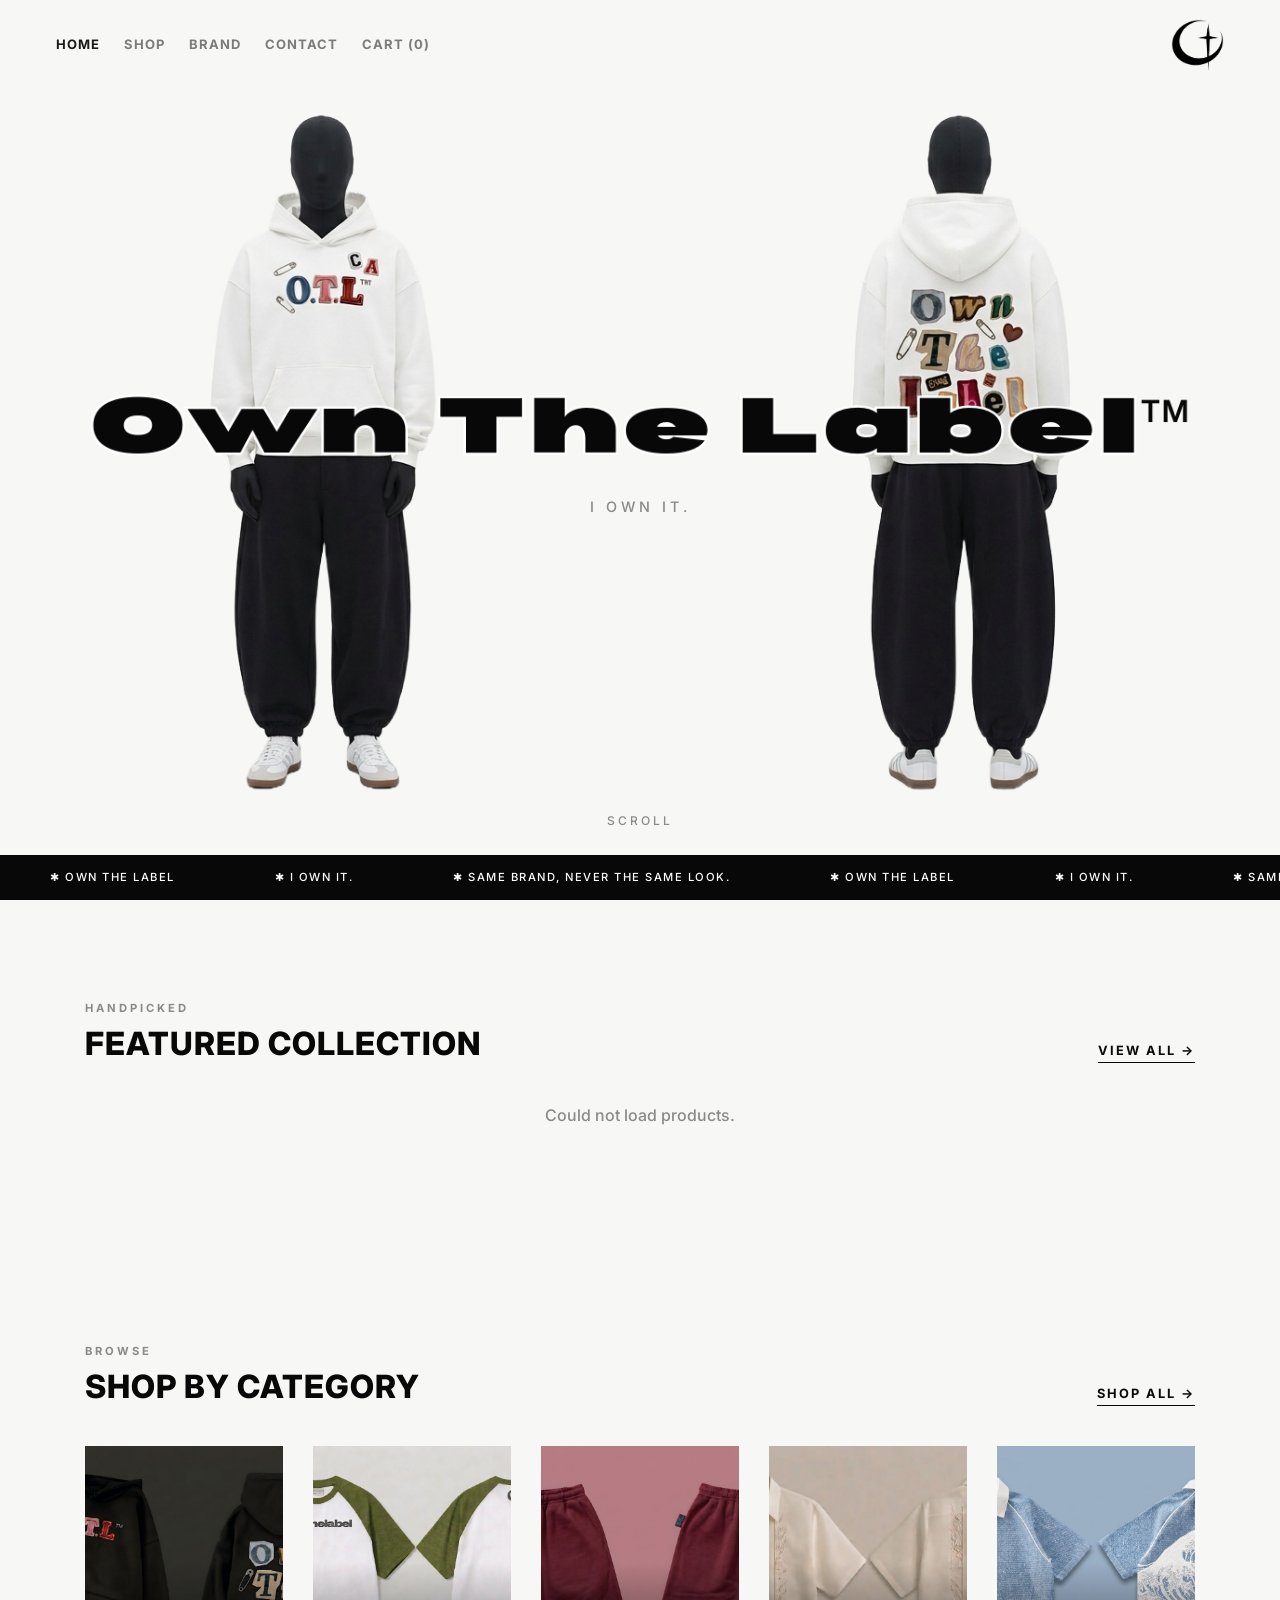
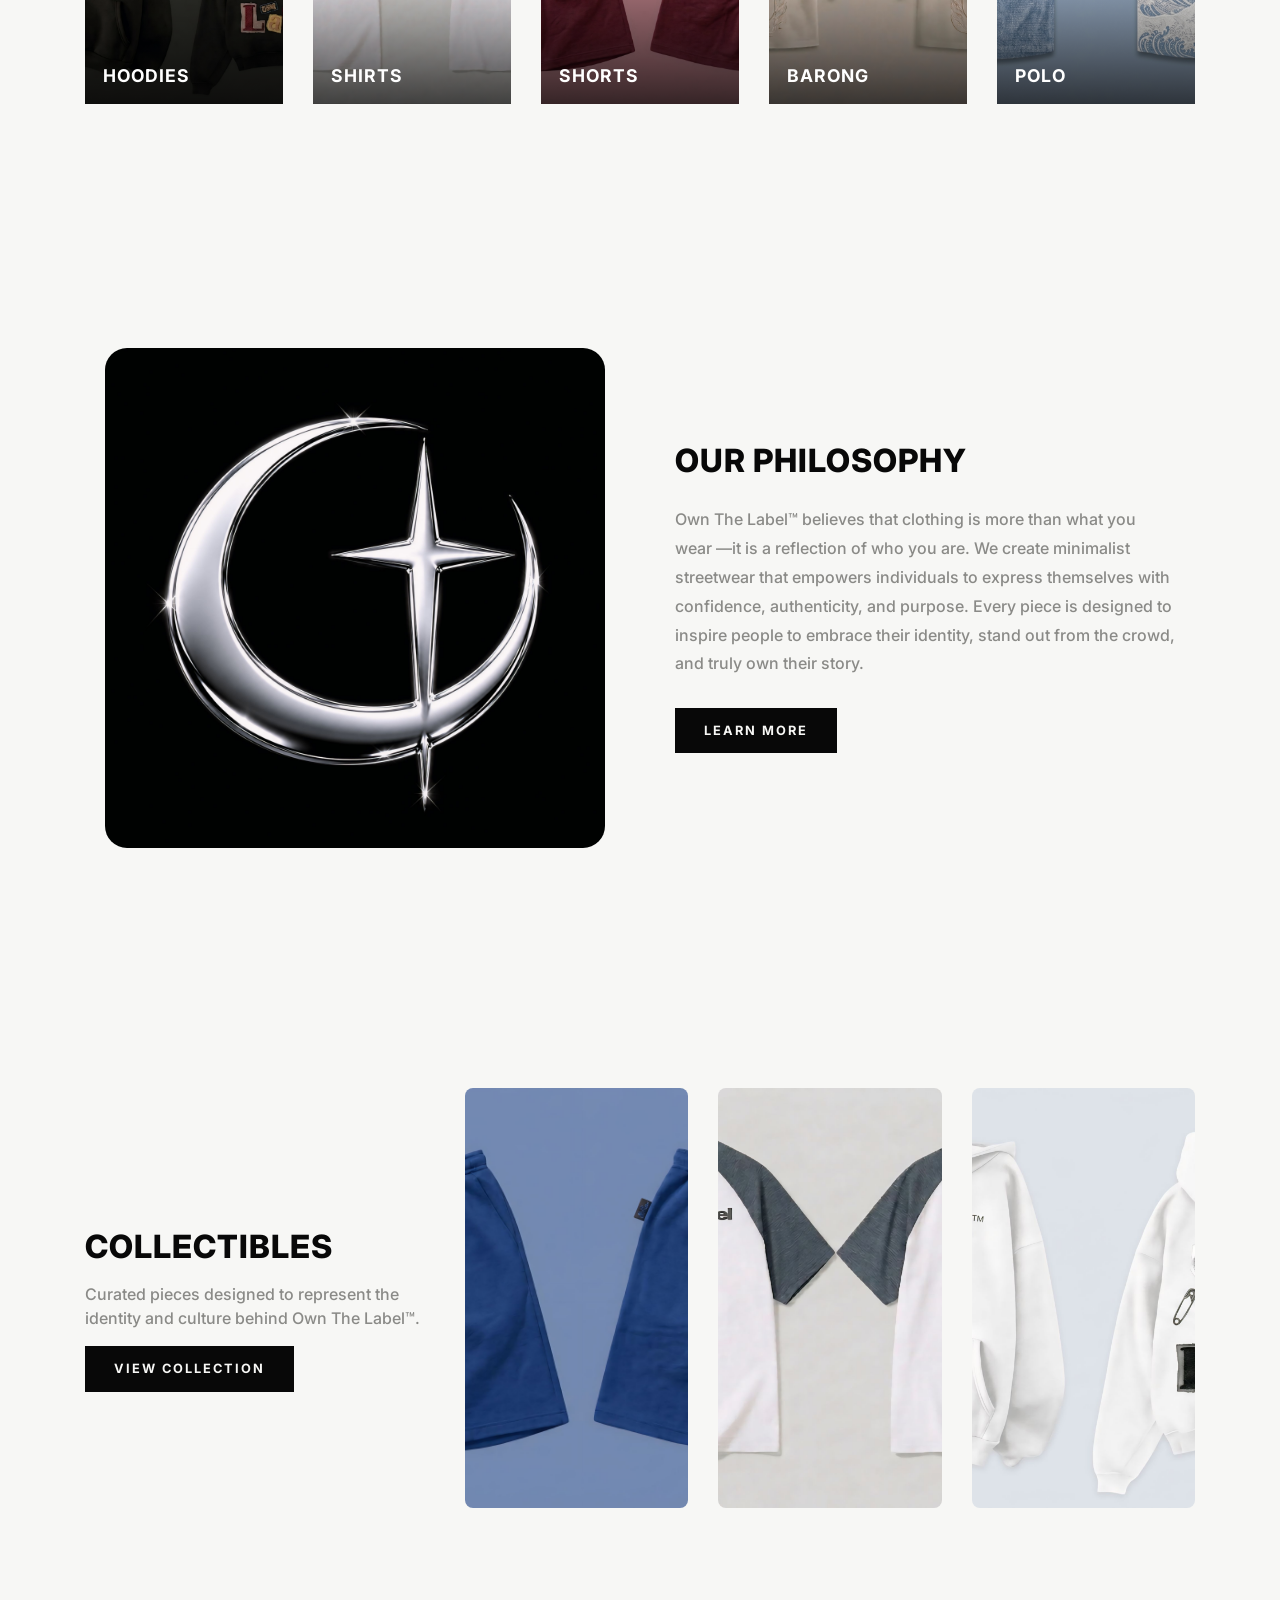
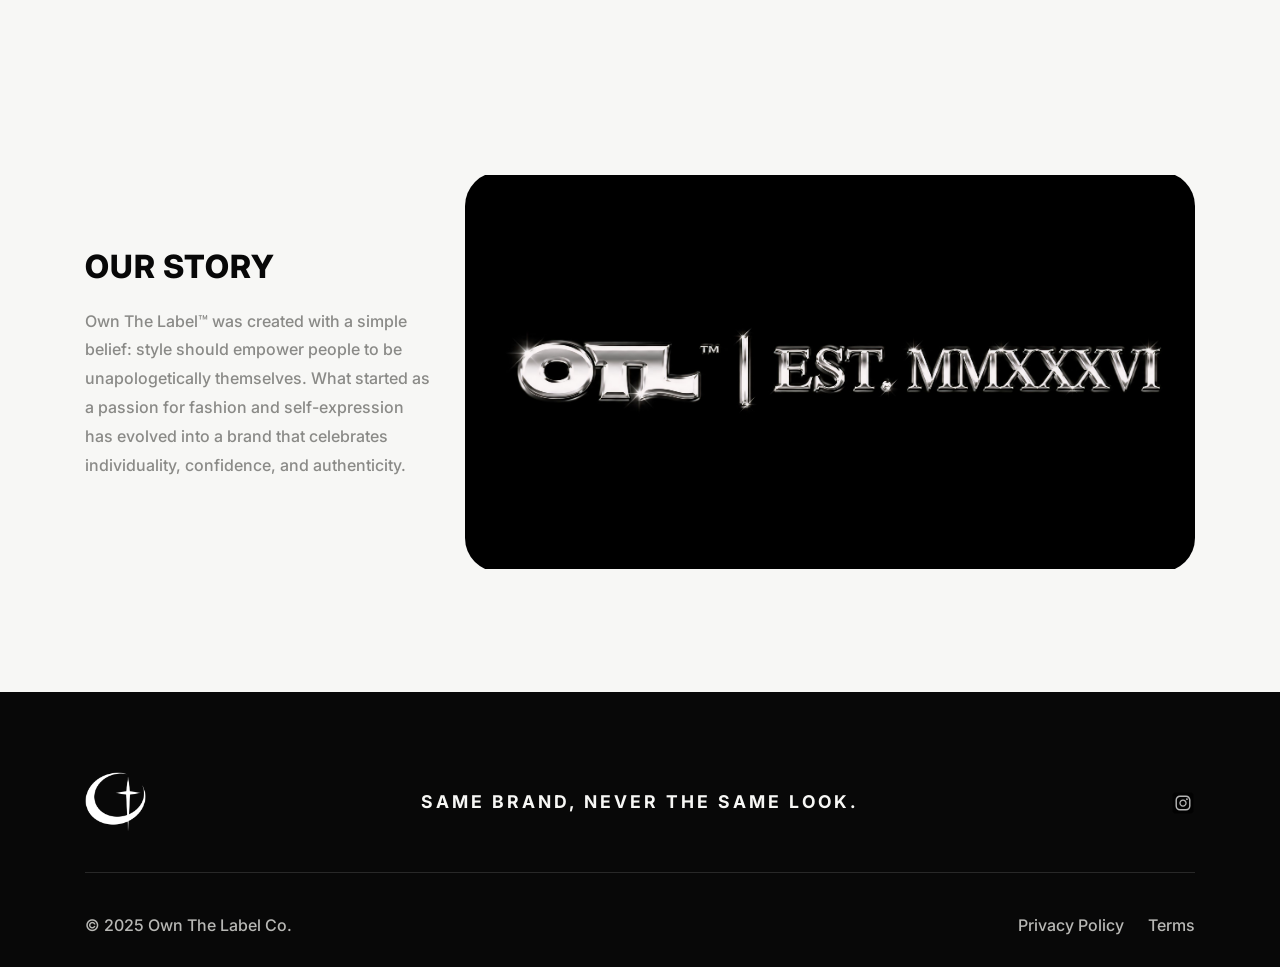
<file: index.html>
<!DOCTYPE html>
<html lang="en">

<head>
    <meta charset="UTF-8">
    <meta name="viewport" content="width=device-width, initial-scale=1.0">
    <title>Own The Label Co.</title>
    <link href="https://cdn.jsdelivr.net/npm/bootstrap@4.2.1/dist/css/bootstrap.min.css" rel="stylesheet">
    <link href="https://fonts.googleapis.com/css2?family=Inter:wght@300;400;500;600;700;800&display=swap"
        rel="stylesheet">
    <link rel="stylesheet" href="style.css">
</head>

<body>
    <header>
        <nav class="navbar navbar-expand-xl navbar-light otl-navbar" id="site-header">
            <div class="container-fluid px-3 px-xl-5">
                <a class="navbar-brand logo order-xl-last" href="index.html">
                    <img src="img/logo2.png" alt="Own The Label">
                </a>
                <button class="navbar-toggler" type="button" data-toggle="collapse" data-target="#navbarNav" aria-label="Toggle navigation">
                    <span class="navbar-toggler-icon"></span>
                </button>
                <div class="collapse navbar-collapse" id="navbarNav">
                    <ul class="navbar-nav">
                        <li class="nav-item">
                            <a class="nav-link active" href="#">Home</a>
                        </li>
                        <li class="nav-item">
                            <a class="nav-link" href="shop/shop.html">Shop</a>
                        </li>
                        <li class="nav-item">
                            <a class="nav-link" href="brand/brand.html">Brand</a>
                        </li>
                        <li class="nav-item">
                            <a class="nav-link" href="contact/Contact.html">Contact</a>
                        </li>
                        <li class="nav-item nav-cart">
                            <a class="nav-link" href="checkout/checkout.html">Cart (<span class="cart-count">0</span>)</a>
                        </li>
                    </ul>
                </div>
            </div>
        </nav>
    </header>

    <main>
        <section id="hero">
            <div class="hero-image-wrapper">
                <img src="img/hero-background.png" alt="Own The Label Hero" class="img-fluid hero-image">
                <div class="hero-overlay text-center">
                    <p class="hero-tagline">
                        I OWN IT.
                    </p>
                </div>
                <div class="scroll-indicator">
                    SCROLL
                </div>
            </div>
            <h1 class="hero-title" id="hero-title">
                Own The Label<sup>TM</sup>
            </h1>

            <div class="brand-strip">
                <div class="strip-track">
                    <div class="strip-group">
                        <span>✱ Own the label</span>
                        <span>✱ I own it.</span>
                        <span>✱ Same brand, never the same look.</span>
                        <span>✱ Own the label</span>
                        <span>✱ I own it.</span>
                        <span>✱ Same brand, never the same look.</span>
                        <span>✱ Own the label</span>
                        <span>✱ I own it.</span>
                        <span>✱ Same brand, never the same look.</span>
                    </div>
                    <div class="strip-group">
                        <span>✱ Own the label</span>
                        <span>✱ I own it.</span>
                        <span>✱ Same brand, never the same look.</span>
                        <span>✱ Own the label</span>
                        <span>✱ I own it.</span>
                        <span>✱ Same brand, never the same look.</span>
                        <span>✱ Own the label</span>
                        <span>✱ I own it.</span>
                        <span>✱ Same brand, never the same look.</span>
                    </div>
                </div>
            </div>
        </section>
    </main>

        <section class="featured-collection">
        <div class="container">
            <div class="section-head">
                <div>
                    <p class="section-eyebrow">HANDPICKED</p>
                    <h2 class="section-title">Featured Collection</h2>
                </div>
                <a href="shop/shop.html" class="view-all">View all →</a>
            </div>
            <div class="row" id="featured-grid">
                <p class="col-12 text-center text-muted">Loading...</p>
            </div>
        </div>
    </section>

    <section id="shop-category">
        <div class="container">
            <div class="section-head">
                <div>
                    <p class="section-eyebrow">BROWSE</p>
                    <h2 class="section-title">Shop By Category</h2>
                </div>
                <a href="shop/shop.html" class="view-all">Shop all →</a>
            </div>
            <div class="row">
                <div class="col-6 col-md-4 col-lg mb-4">
                    <a href="shop/shop.html?category=Hoodies" class="cat-tile">
                        <img src="img/products/hoodies/hoodie1.jpg" alt="Hoodies">
                        <div class="cat-overlay">
                            <h3>Hoodies</h3>
                            <span class="cat-count" data-cat="Hoodies"></span>
                        </div>
                    </a>
                </div>
                <div class="col-6 col-md-4 col-lg mb-4">
                    <a href="shop/shop.html?category=Shirts" class="cat-tile">
                        <img src="img/products/shirts/shirt1.jpg" alt="Shirts">
                        <div class="cat-overlay">
                            <h3>Shirts</h3>
                            <span class="cat-count" data-cat="Shirts"></span>
                        </div>
                    </a>
                </div>
                <div class="col-6 col-md-4 col-lg mb-4">
                    <a href="shop/shop.html?category=Shorts" class="cat-tile">
                        <img src="img/products/shorts/short1.jpg" alt="Shorts">
                        <div class="cat-overlay">
                            <h3>Shorts</h3>
                            <span class="cat-count" data-cat="Shorts"></span>
                        </div>
                    </a>
                </div>
                <div class="col-6 col-md-4 col-lg mb-4">
                    <a href="shop/shop.html?category=Barong" class="cat-tile">
                        <img src="img/products/barong/barong1.jpg" alt="Barong">
                        <div class="cat-overlay">
                            <h3>Barong</h3>
                            <span class="cat-count" data-cat="Barong"></span>
                        </div>
                    </a>
                </div>
                <div class="col-6 col-md-4 col-lg mb-4">
                    <a href="shop/shop.html?category=Polo" class="cat-tile">
                        <img src="img/products/polo/polo1.png" alt="Polo">
                        <div class="cat-overlay">
                            <h3>Polo</h3>
                            <span class="cat-count" data-cat="Polo"></span>
                        </div>
                    </a>
                </div>
            </div>
        </div>
    </section>

    <section id="brand-story">
        <div class="container">
            <div class="row align-items-center">
                <div class="col-lg-6">
                    <div class="brand-symbol">
                        <img src="img/brand-symbol.jpg" alt="Brand Symbol" class="img-fluid">
                    </div>
                </div>
                <div class="col-lg-6">
                    <div class="brand-philo">
                        <h2 class="section-title">
                            Our Philosophy
                        </h2>
                        <p>
                            Own The Label™ believes that clothing is more than what you wear
                            —it is a reflection of who you are. We create minimalist streetwear
                            that empowers individuals to express themselves with confidence,
                            authenticity, and purpose. Every piece is designed to inspire
                            people to embrace their identity, stand out from the crowd,
                            and truly own their story.
                        </p>
                        <a href="brand/brand.html" class="btn btn-otl">
                            Learn More
                        </a>
                    </div>
                </div>
            </div>
        </div>
    </section>

    <section id="collectible">
        <div class="container">
            <div class="row align-items-center">
                <div class="col-lg-4">
                    <h2 class="section-title">
                        Collectibles
                    </h2>
                    <p class="section-subtitle">
                        Curated pieces designed to represent the identity and culture behind Own The Label™.
                    </p>
                    <a href="shop/shop.html" class="btn btn-otl">
                        View Collection
                    </a>
                </div>
                <div class="col-lg-8">
                    <div class="row">
                        <div class="col-md-4 mb-4">
                            <div class="collectible-card">
                                <img src="img/products/shorts/short4.jpg" alt="Collectible 1" class="img-fluid">
                            </div>
                        </div>
                        <div class="col-md-4 mb-4">
                            <div class="collectible-card">
                                <img src="img/products/shirts/shirt2.jpg" alt="Collectible 2" class="img-fluid">
                            </div>
                        </div>
                        <div class="col-md-4 mb-4">
                            <div class="collectible-card">
                                <img src="img/products/hoodies/hoodie3.jpg" alt="Collectible 3" class="img-fluid">
                            </div>
                        </div>
                    </div>
                </div>
            </div>
        </div>
    </section>

    <section id="our-story">
        <div class="container">
            <div class="row align-items-center">
                <div class="col-lg-4">
                    <div class="otl-story">
                        <h2 class="section-title">
                            Our Story
                        </h2>
                        <p>
                            Own The Label™ was created with a simple belief: style should empower people to be
                            unapologetically themselves. What started as a passion for fashion and self-expression has
                            evolved into a brand that celebrates individuality, confidence, and authenticity.
                        </p>
                    </div>
                </div>
                <div class="col-lg-8">
                    <div class="lifestyle">
                        <img src="img/lifestyle-image.jpg" alt="Lifestyle Image" class="img-fluid">
                    </div>
                </div>
            </div>
        </div>
    </section>

    <footer id="footer">
        <div class="container">
            <div class="row align-items-center">
                <div class="col-md-3">
                    <a href="index.html" class="footer-logo">
                        <img src="img/logo3.png" alt="Own The Label">
                    </a>
                </div>
                <div class="col-md-6 text-center">
                    <p class="footer-tagline">Same Brand, Never The Same Look.</p>
                </div>
                <div class="col-md-3 text-right">
                    <div class="social-icons">
                        <a href="https://instagram.com/ownthelabel.co" aria-label="Instagram" target="_blank" rel="noopener">
                            <img src="img/instagram-logo-facebook-svgrepo-com.svg" alt="Instagram" class="social-icon">
                        </a>
                    </div>
                </div>
            </div>
            <hr>
            <div class="row">
                <div class="col-md-6">
                    <p class="copyright">© 2025 Own The Label Co.</p>
                </div>
                <div class="col-md-6 text-right">
                    <a href="#">Privacy Policy</a>
                    <a href="#">Terms</a>
                </div>
            </div>
        </div>
    </footer>

    <script>
        var heroTitle = document.getElementById("hero-title");
        var siteHeader = document.getElementById("site-header");
        var heroSection = document.getElementById("hero");

        var shrinkDistance = heroSection.offsetHeight * 0.6;
        var startTopPx = window.innerHeight / 2;
        var headerTopPx = 45;
        var startScale = 1;
        var endScale = 0.28;
        var currentProgress = 0;
        var easing = 0.08;

        function animate() {
            var targetProgress = window.scrollY / shrinkDistance;
            if (targetProgress > 1) targetProgress = 1;
            if (targetProgress < 0) targetProgress = 0;

            currentProgress += (targetProgress - currentProgress) * easing;

            var currentScale = startScale - (currentProgress * (startScale - endScale));
            var currentTopPx = startTopPx - (currentProgress * (startTopPx - headerTopPx));

            heroTitle.style.top = currentTopPx + "px";
            heroTitle.style.transform = "translate(-50%, -50%) scale(" + currentScale + ")";

            if (currentProgress >= 0.98) {
                siteHeader.classList.add("is-scrolled");
            } else if (currentProgress < 0.9) {
                siteHeader.classList.remove("is-scrolled");
            }

            requestAnimationFrame(animate);
        }

        window.addEventListener("resize", function () {
            shrinkDistance = heroSection.offsetHeight * 0.6;
            startTopPx = window.innerHeight / 2;
        });

        animate();
    </script>
    <script src="https://code.jquery.com/jquery-3.3.1.min.js"></script>
    <script src="https://cdn.jsdelivr.net/npm/bootstrap@4.2.1/dist/js/bootstrap.bundle.min.js"></script>
    <script src="js/shared.js"></script>
    <script>
        fetch("api/products.php")
            .then(function (res) { return res.json(); })
            .then(function (products) {

                var featured = products.filter(function (p) { return p.is_featured === 1; }).slice(0, 4);

                $("#featured-grid").html(featured.map(function (p) {
                    return '<div class="col-6 col-lg-3 mb-4">' +
                        '<a href="shop/shop.html?category=' + encodeURIComponent(p.category) + '" class="fc-card">' +
                        '<div class="fc-img"><img src="' + esc(p.image) + '" alt="' + esc(p.name) + '" loading="lazy"></div>' +
                        '<div class="fc-info">' +
                        '<span class="fc-cat">' + esc(p.category) + '</span>' +
                        '<h3>' + esc(p.name) + '</h3>' +
                        '<p class="fc-price">' + formatPeso(p.price) + '</p>' +
                        '</div></a>' +
                        ratingHtml(p) +
                        '</div>';
                }).join(""));

                $(".cat-count").each(function () {
                    var cat = $(this).data("cat");
                    var total = products.filter(function (p) { return p.category === cat; }).length;
                    $(this).text(total + (total === 1 ? " item" : " items"));
                });
            })
            .catch(function () {
                $("#featured-grid").html('<p class="col-12 text-center text-muted">Could not load products.</p>');
            });
    </script>
</body>

</html>
</file>
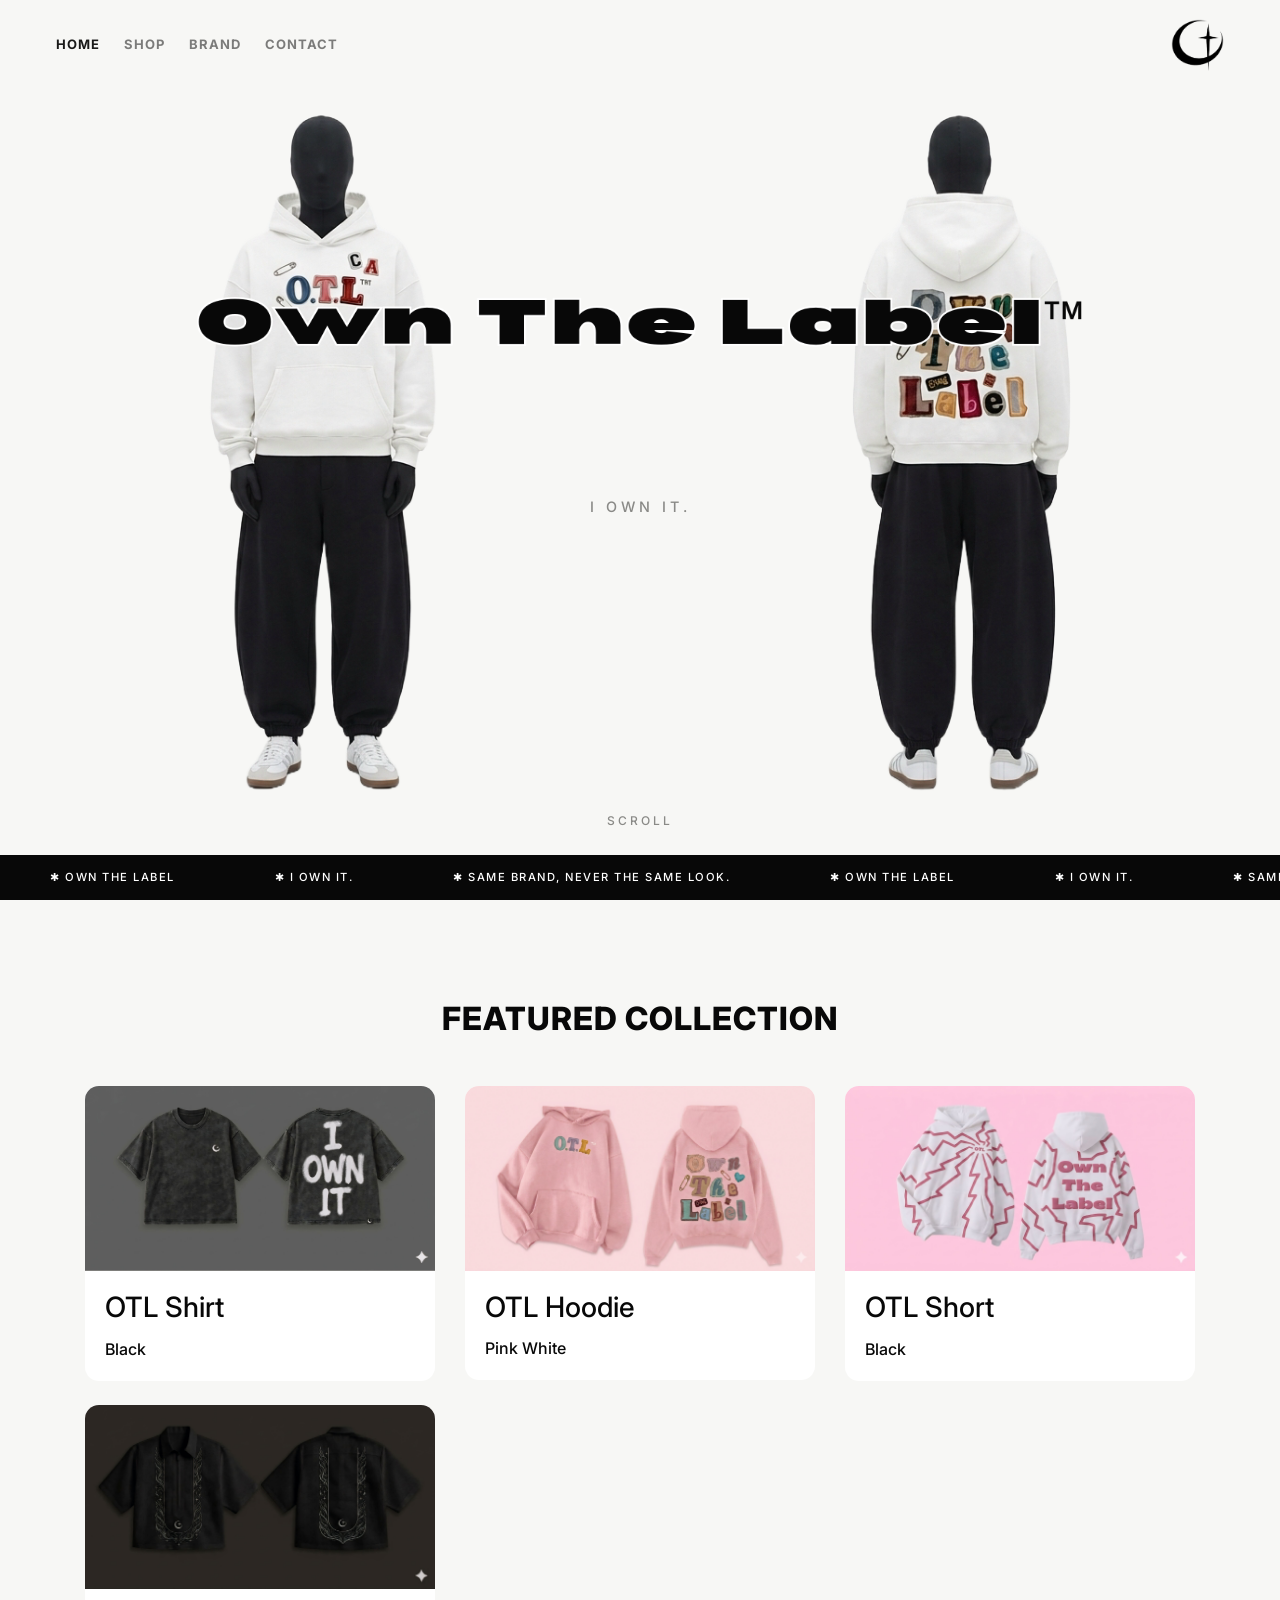
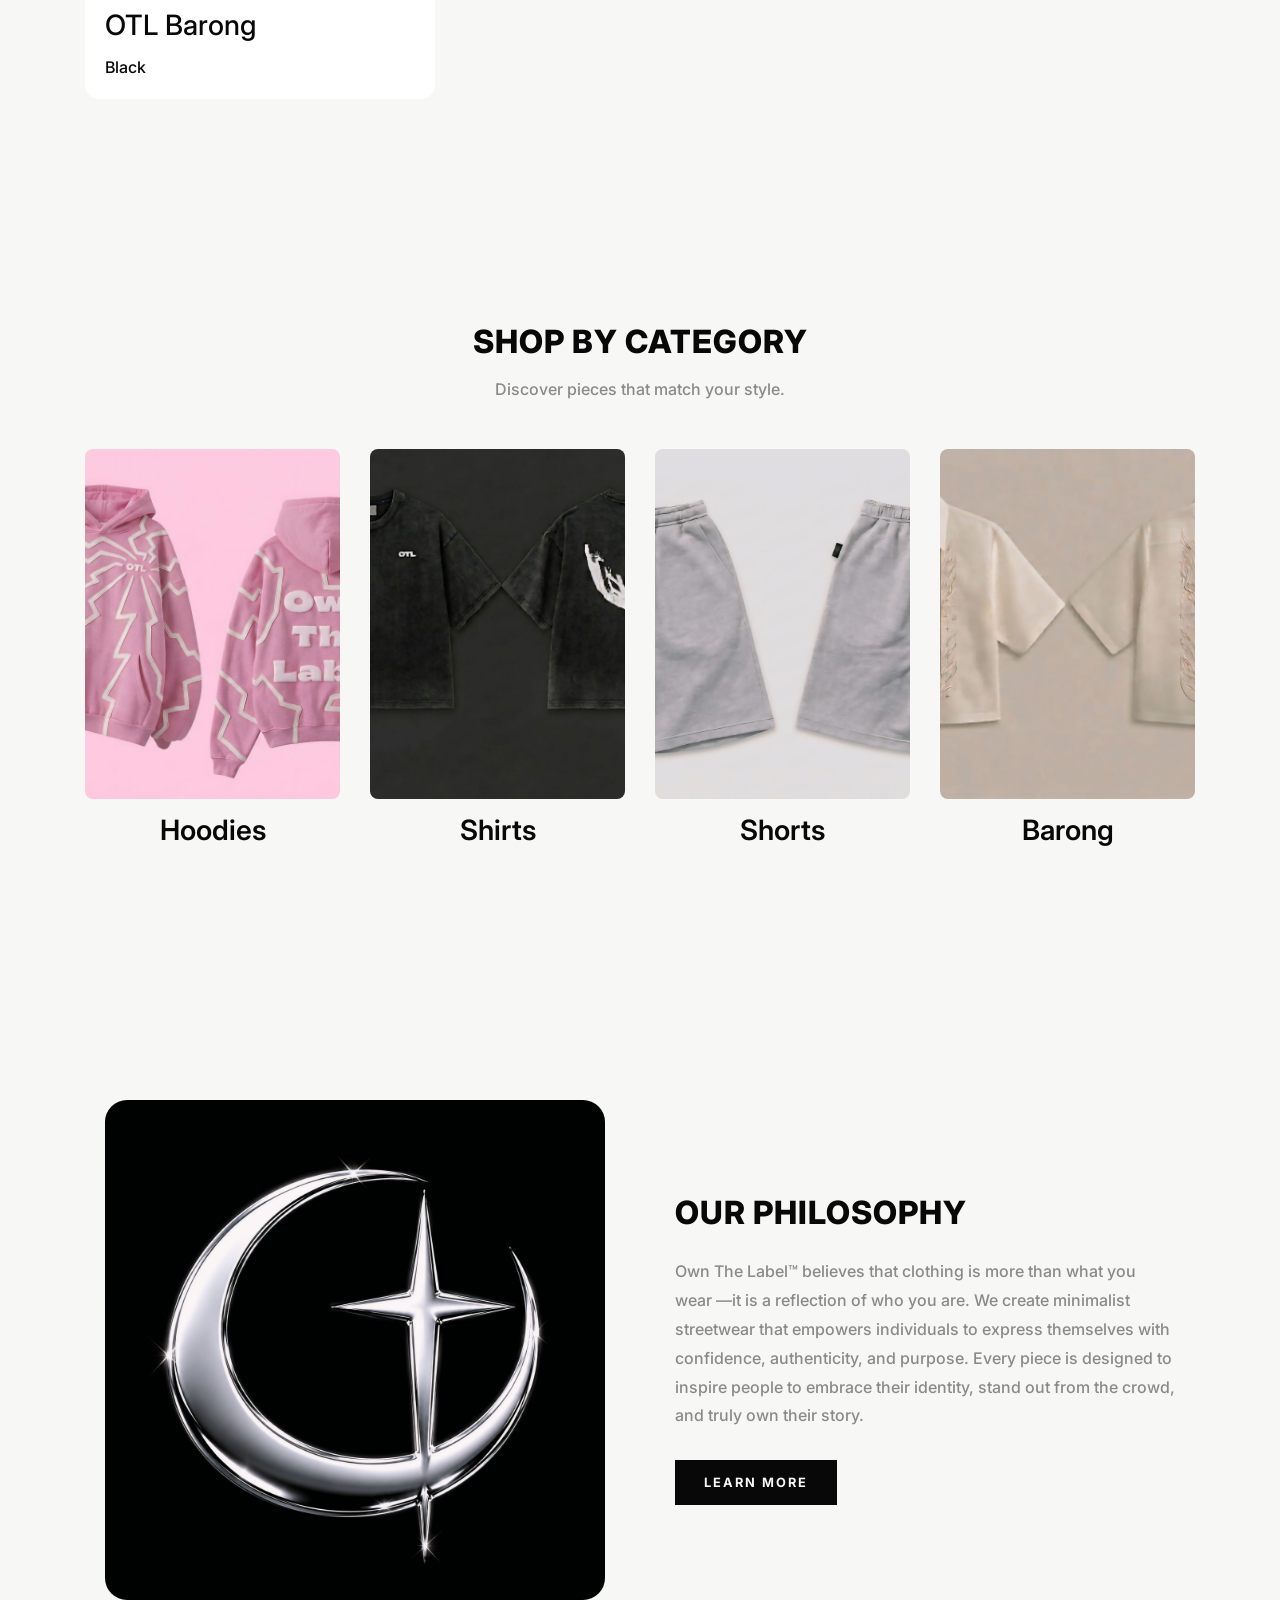
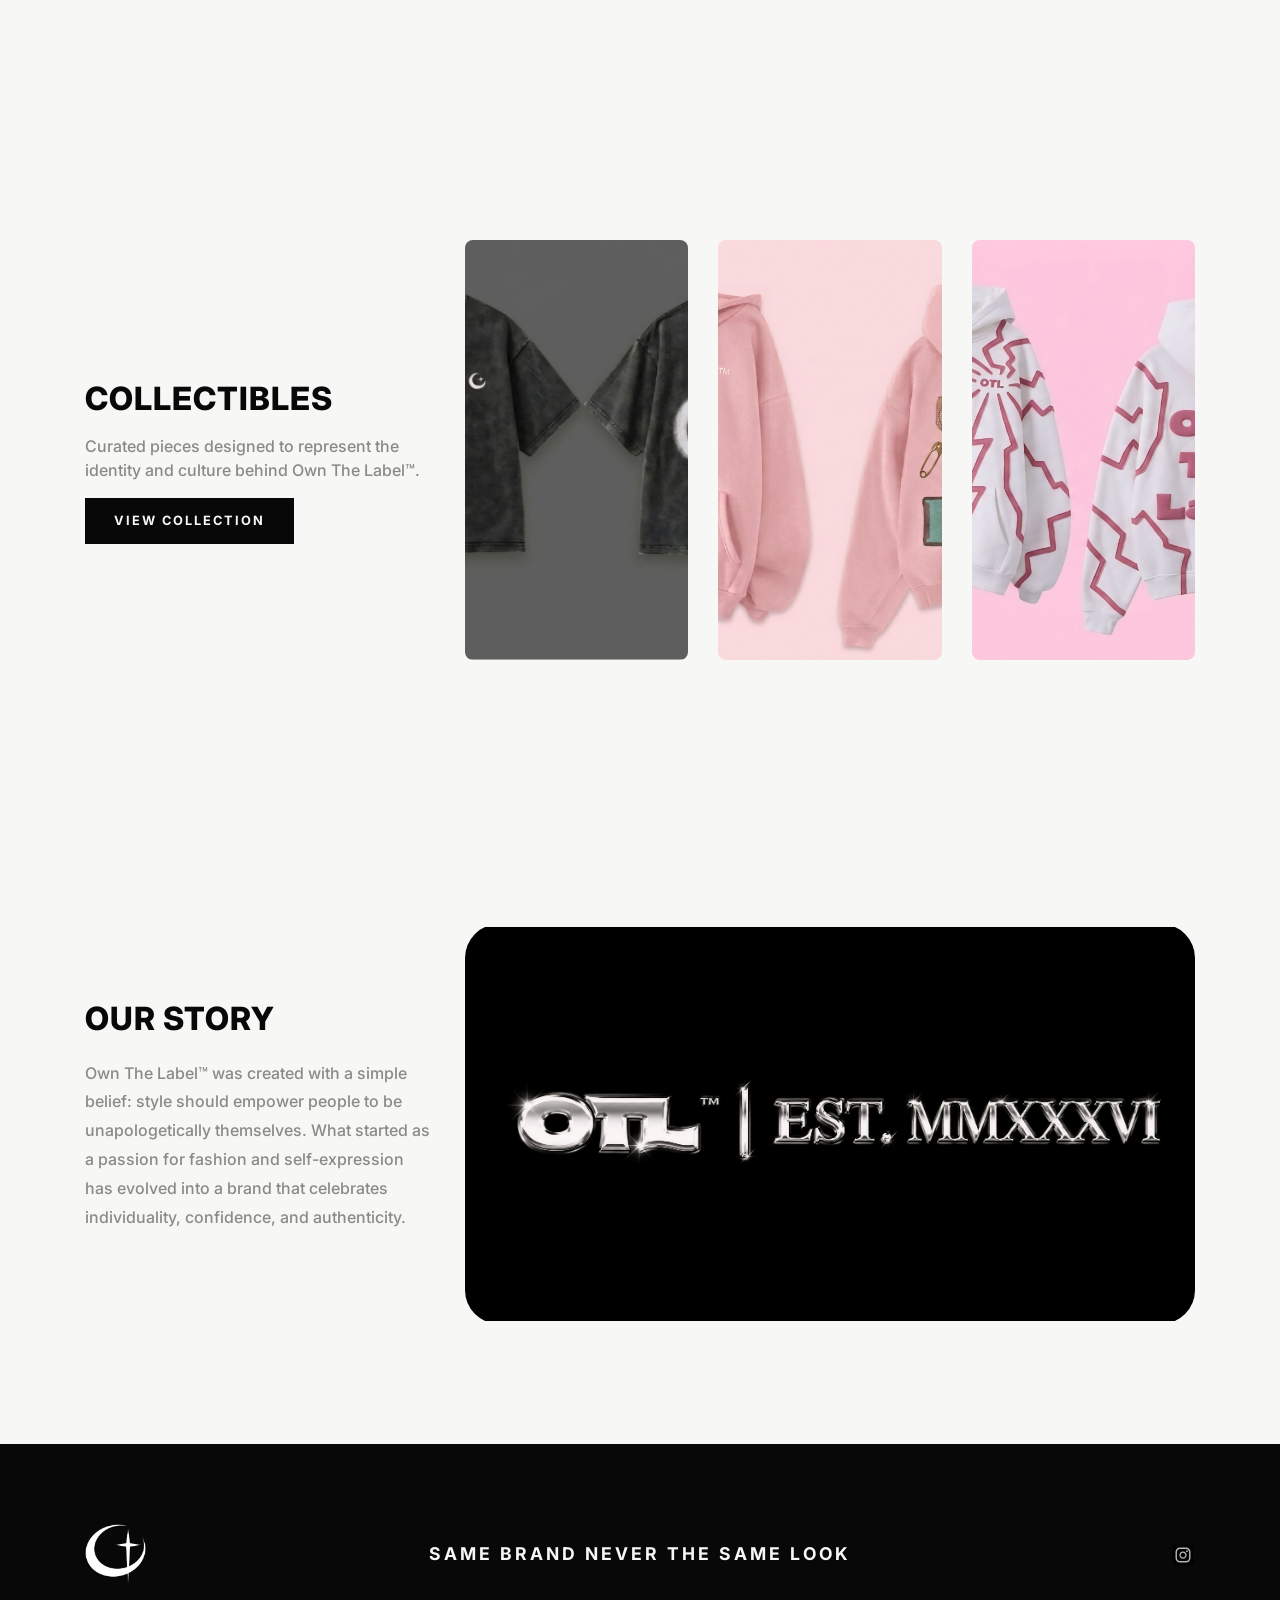
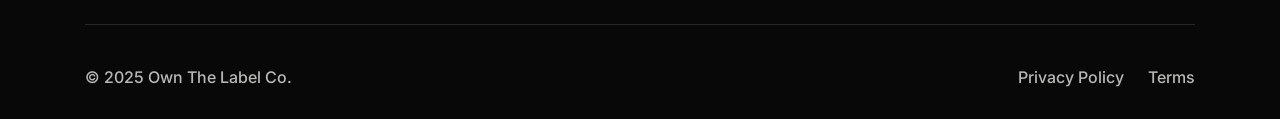
<file: homepage.html>
<!DOCTYPE html>
<html lang="en">

<head>
    <meta charset="UTF-8">
    <meta name="viewport" content="width=device-width, initial-scale=1.0">
    <title>Own The Label Co.</title>
    <link href="https://cdn.jsdelivr.net/npm/bootstrap@4.2.1/dist/css/bootstrap.min.css" rel="stylesheet">
    <link href="https://fonts.googleapis.com/css2?family=Inter:wght@300;400;500;600;700;800&display=swap"
        rel="stylesheet">
    <link rel="stylesheet" href="style.css">
</head>

<body>
    <header>
        <nav class="navbar navbar-expand-xl navbar-light otl-navbar" id="site-header">
            <div class="container-fluid px-3 px-xl-5">
                <a class="navbar-brand logo order-xl-last" href="/homepage.html">
                    <img src="/img/logo2.png" alt="Own The Label">
                </a>
                <button class="navbar-toggler" type="button" data-toggle="collapse" data-target="#navbarNav">
                    <span class="navbar-toggler-icon"></span>
                </button>
                <div class="collapse navbar-collapse" id="navbarNav">
                    <ul class="navbar-nav">
                        <li class="nav-item">
                            <a class="nav-link active" href="#">Home</a>
                        </li>
                        <li class="nav-item">
                            <a class="nav-link" href="/shop/shop.html">Shop</a>
                        </li>
                        <li class="nav-item">
                            <a class="nav-link" href="/brand/brand.html">Brand</a>
                        </li>
                        <li class="nav-item">
                            <a class="nav-link" href="/contact/Contact.html">Contact</a>
                        </li>
                    </ul>
                </div>
            </div>
        </nav>
    </header>

    <main>
        <section id="hero">
            <div class="hero-image-wrapper">
                <img src="img/hero-background.png" alt="Own The Label Hero" class="img-fluid hero-image">
                <div class="hero-overlay text-center">
                    <p class="hero-tagline">
                        I OWN IT.
                    </p>
                </div>
                <div class="scroll-indicator">
                    SCROLL
                </div>
            </div>
            <h1 class="hero-title" id="hero-title">
                Own The Label<sup>TM</sup>
            </h1>

            <div class="brand-strip">
                <div class="strip-track">
                    <div class="strip-group">
                        <span>✱ Own the label</span>
                        <span>✱ I own it.</span>
                        <span>✱ Same brand, never the same look.</span>
                        <span>✱ Own the label</span>
                        <span>✱ I own it.</span>
                        <span>✱ Same brand, never the same look.</span>
                        <span>✱ Own the label</span>
                        <span>✱ I own it.</span>
                        <span>✱ Same brand, never the same look.</span>
                    </div>
                    <div class="strip-group">
                        <span>✱ Own the label</span>
                        <span>✱ I own it.</span>
                        <span>✱ Same brand, never the same look.</span>
                        <span>✱ Own the label</span>
                        <span>✱ I own it.</span>
                        <span>✱ Same brand, never the same look.</span>
                        <span>✱ Own the label</span>
                        <span>✱ I own it.</span>
                        <span>✱ Same brand, never the same look.</span>
                    </div>
                </div>
            </div>
        </section>
    </main>

    <section class="featured-collection">
        <div class="container">
            <h2 class="section-title text-center mb-5">Featured Collection</h2>
            <div class="row">
                <div class="col-md-4 mb-4">
                    <div class="card">
                        <img src="img/collectible1.jpg" class="card-img-top" alt="Product 1">
                        <div class="card-body">
                            <h3 class="card-title">OTL Shirt</h3>
                            <p class="card-text">Black</p>
                        </div>
                    </div>
                </div>
                <div class="col-md-4 mb-4">
                    <div class="card">
                        <img src="img/collectible2.jpg" class="card-img-top" alt="Product 2">
                        <div class="card-body">
                            <h3 class="card-title">OTL Hoodie</h3>
                            <p class="card-text">Pink White</p>
                        </div>
                    </div>
                </div>
                <div class="col-md-4 mb-4">
                    <div class="card">
                        <img src="img/collectible3.jpg" class="card-img-top" alt="Product 3">
                        <div class="card-body">
                            <h3 class="card-title">OTL Short</h3>
                            <p class="card-text">Black</p>
                        </div>
                    </div>
                </div>
                <div class="col-md-4 mb-4">
                    <div class="card">
                        <img src="img/product4.jpg" class="card-img-top" alt="Product 4">
                        <div class="card-body">
                            <h3 class="card-title">OTL Barong</h3>
                            <p class="card-text">Black</p>
                        </div>
                    </div>
                </div>
            </div>
        </div>
    </section>

    <section id="shop-category">
        <div class="container">
            <div class="text-center mb-5">
                <h2 class="section-title">Shop By Category</h2>
                <p class="section-subtitle">
                    Discover pieces that match your style.
                </p>
            </div>
            <div class="row">
                <div class="col-lg-3 col-md-6 mb-4">
                    <div class="category-card">
                        <img src="img/hoodiecover.jpg" alt="Hoodies" class="img-fluid">
                        <h3>Hoodies</h3>
                    </div>
                </div>
                <div class="col-lg-3 col-md-6 mb-4">
                    <div class="category-card">
                        <img src="img/shirtcover.jpg" alt="Shirts" class="img-fluid">
                        <h3>Shirts</h3>
                    </div>
                </div>
                <div class="col-lg-3 col-md-6 mb-4">
                    <div class="category-card">
                        <img src="img/shortscover.jpg" alt="Shorts" class="img-fluid">
                        <h3>Shorts</h3>
                    </div>
                </div>
                <div class="col-lg-3 col-md-6 mb-4">
                    <div class="category-card">
                        <img src="img/barongcover.jpg" alt="Barong" class="img-fluid">
                        <h3>Barong</h3>
                    </div>
                </div>
            </div>
        </div>
    </section>

    <section id="brand-story">
        <div class="container">
            <div class="row align-items-center">
                <div class="col-lg-6">
                    <div class="brand-symbol">
                        <img src="img/brand-symbol.jpg" alt="Brand Symbol" class="img-fluid">
                    </div>
                </div>
                <div class="col-lg-6">
                    <div class="brand-philo">
                        <h2 class="section-title">
                            Our Philosophy
                        </h2>
                        <p>
                            Own The Label™ believes that clothing is more than what you wear
                            —it is a reflection of who you are. We create minimalist streetwear
                            that empowers individuals to express themselves with confidence,
                            authenticity, and purpose. Every piece is designed to inspire
                            people to embrace their identity, stand out from the crowd,
                            and truly own their story.
                        </p>
                        <a href="#" class="btn btn-otl">
                            Learn More
                        </a>
                    </div>
                </div>
            </div>
        </div>
    </section>

    <section id="collectible">
        <div class="container">
            <div class="row align-items-center">
                <div class="col-lg-4">
                    <h2 class="section-title">
                        Collectibles
                    </h2>
                    <p class="section-subtitle">
                        Curated pieces designed to represent the identity and culture behind Own The Label™.
                    </p>
                    <a href="#" class="btn btn-otl">
                        View Collection
                    </a>
                </div>
                <div class="col-lg-8">
                    <div class="row">
                        <div class="col-md-4 mb-4">
                            <div class="collectible-card">
                                <img src="img/collectible1.jpg" alt="Collectible 1" class="img-fluid">
                            </div>
                        </div>
                        <div class="col-md-4 mb-4">
                            <div class="collectible-card">
                                <img src="img/collectible2.jpg" alt="Collectible 2" class="img-fluid">
                            </div>
                        </div>
                        <div class="col-md-4 mb-4">
                            <div class="collectible-card">
                                <img src="img/collectible3.jpg" alt="Collectible 3" class="img-fluid">
                            </div>
                        </div>
                    </div>
                </div>
            </div>
        </div>
    </section>

    <section id="our-story">
        <div class="container">
            <div class="row align-items-center">
                <div class="col-lg-4">
                    <div class="otl-story">
                        <h2 class="section-title">
                            Our Story
                        </h2>
                        <p>
                            Own The Label™ was created with a simple belief: style should empower people to be
                            unapologetically themselves. What started as a passion for fashion and self-expression has
                            evolved into a brand that celebrates individuality, confidence, and authenticity.
                        </p>
                    </div>
                </div>
                <div class="col-lg-8">
                    <div class="lifestyle">
                        <img src="img/lifestyle-image.jpg" alt="Lifestyle Image" class="img-fluid">
                    </div>
                </div>
            </div>
        </div>
    </section>

    <footer id="footer">
        <div class="container">
            <div class="row align-items-center">
                <div class="col-md-3">
                    <a href="/homepage.html" class="footer-logo">
                        <img src="img/logo3.png" alt="Own The Label">
                    </a>
                </div>
                <div class="col-md-6 text-center">
                    <p class="footer-tagline">
                        Same Brand Never The Same Look
                    </p>
                </div>
                <div class="col-md-3 text-right">
                    <div class="social-icons">
                        <a href="https://instagram.com/ownthelabel.co" aria-label="Instagram">
                            <img src="img/instagram-logo-facebook-svgrepo-com.svg" alt="Instagram" class="social-icon">
                        </a>
                    </div>
                </div>
            </div>
            <hr>
            <div class="row">
                <div class="col-md-6">
                    <p class="copyright">
                        © 2025 Own The Label Co.
                    </p>
                </div>
                <div class="col-md-6 text-right">
                    <a href="#">Privacy Policy</a>
                    <a href="#">Terms</a>
                </div>
            </div>
        </div>
    </footer>

    <script>
    var heroTitle = document.getElementById("hero-title");
    var siteHeader = document.getElementById("site-header");
    var heroSection = document.getElementById("hero");

    var shrinkDistance = heroSection.offsetHeight * 0.6;
    var startTopPx = window.innerHeight / 2;
    var headerTopPx = 45;
    var startScale = 1;
    var endScale = 0.28;
    var currentProgress = 0;
    var easing = 0.08;

    function animate(){
        var targetProgress = window.scrollY / shrinkDistance;
        if (targetProgress > 1) targetProgress = 1;
        if (targetProgress < 0) targetProgress = 0;

        currentProgress += (targetProgress - currentProgress) * easing;

        var currentScale = startScale - (currentProgress * (startScale - endScale));
        var currentTopPx = startTopPx - (currentProgress * (startTopPx - headerTopPx));

        heroTitle.style.top = currentTopPx + "px";
        heroTitle.style.transform = "translate(-50%, -50%) scale(" + currentScale + ")";

        if (currentProgress >= 0.98) {
            siteHeader.classList.add("is-scrolled");
        } else if (currentProgress < 0.9) {
            siteHeader.classList.remove("is-scrolled");
        }

        requestAnimationFrame(animate);
    }

    window.addEventListener("resize", function(){
        shrinkDistance = heroSection.offsetHeight * 0.6;
        startTopPx = window.innerHeight / 2;
    });

    animate();
</script>
</body>

</html>
</file>
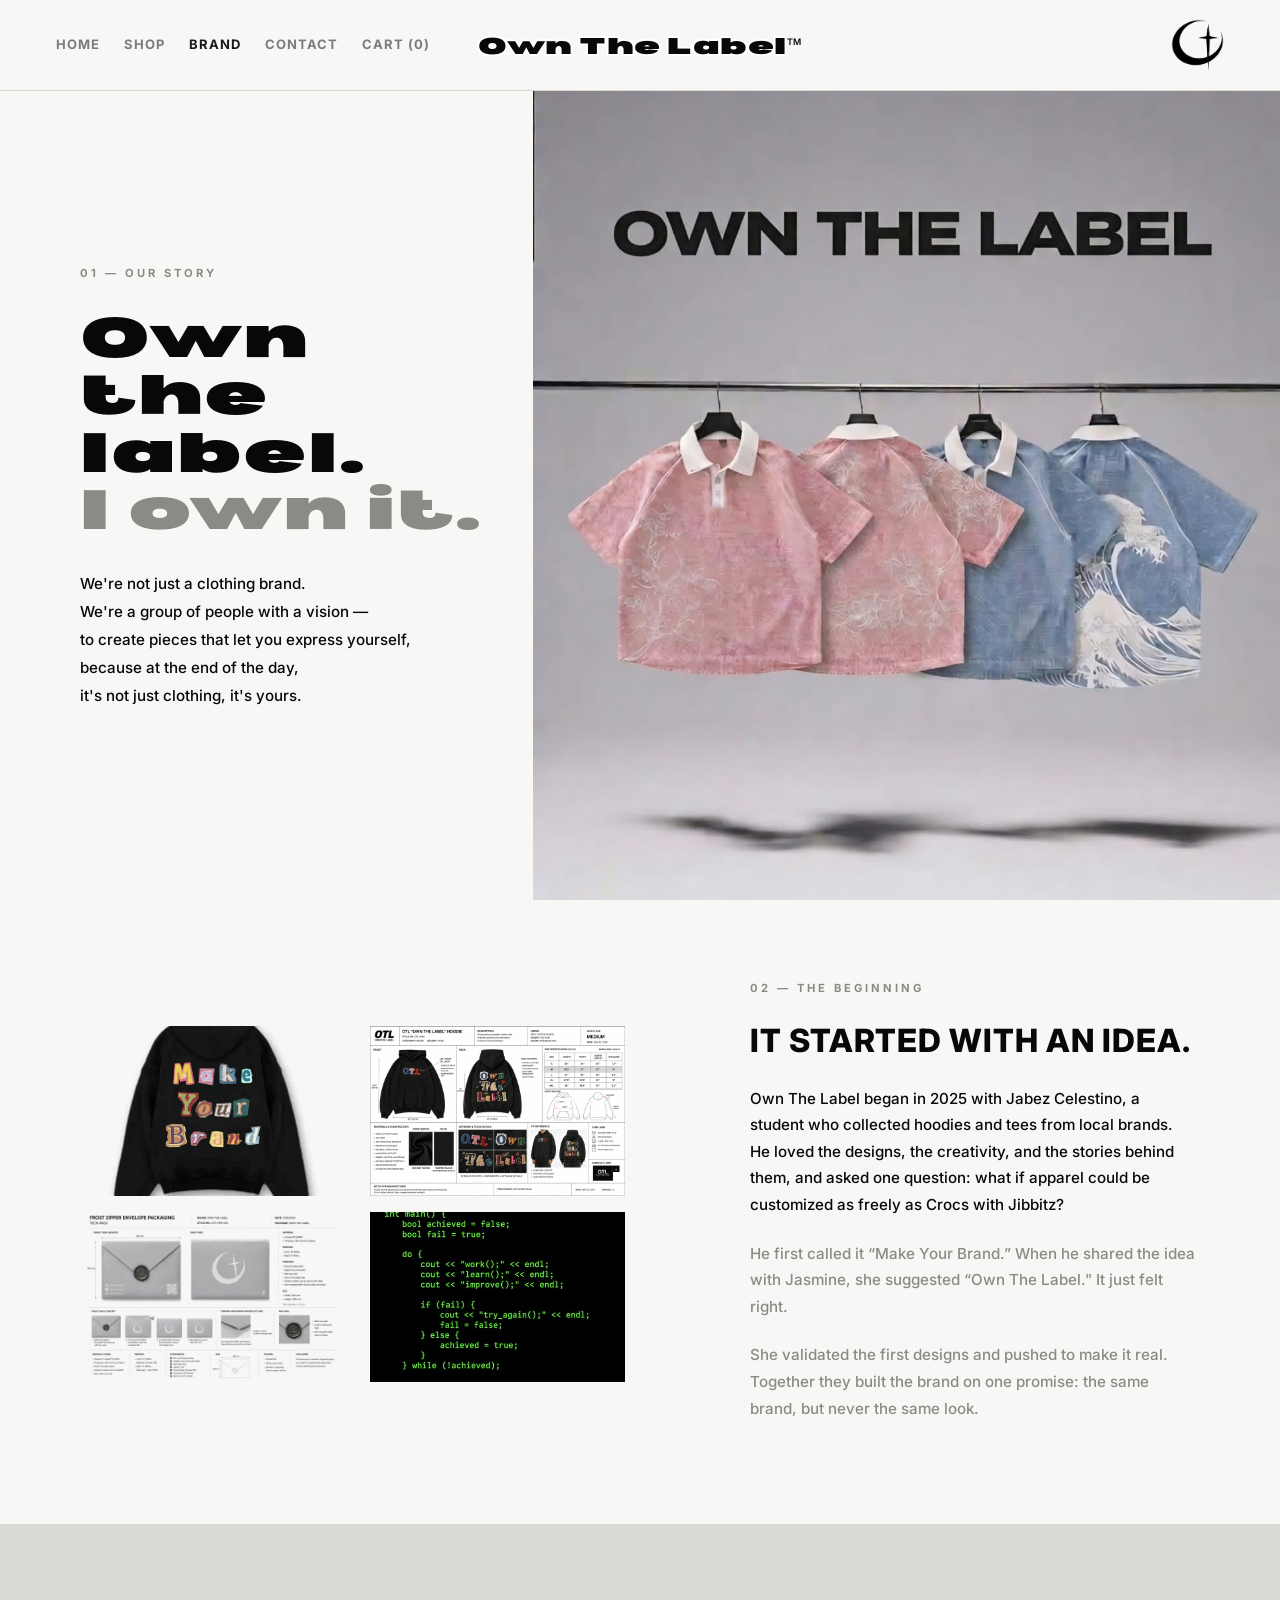
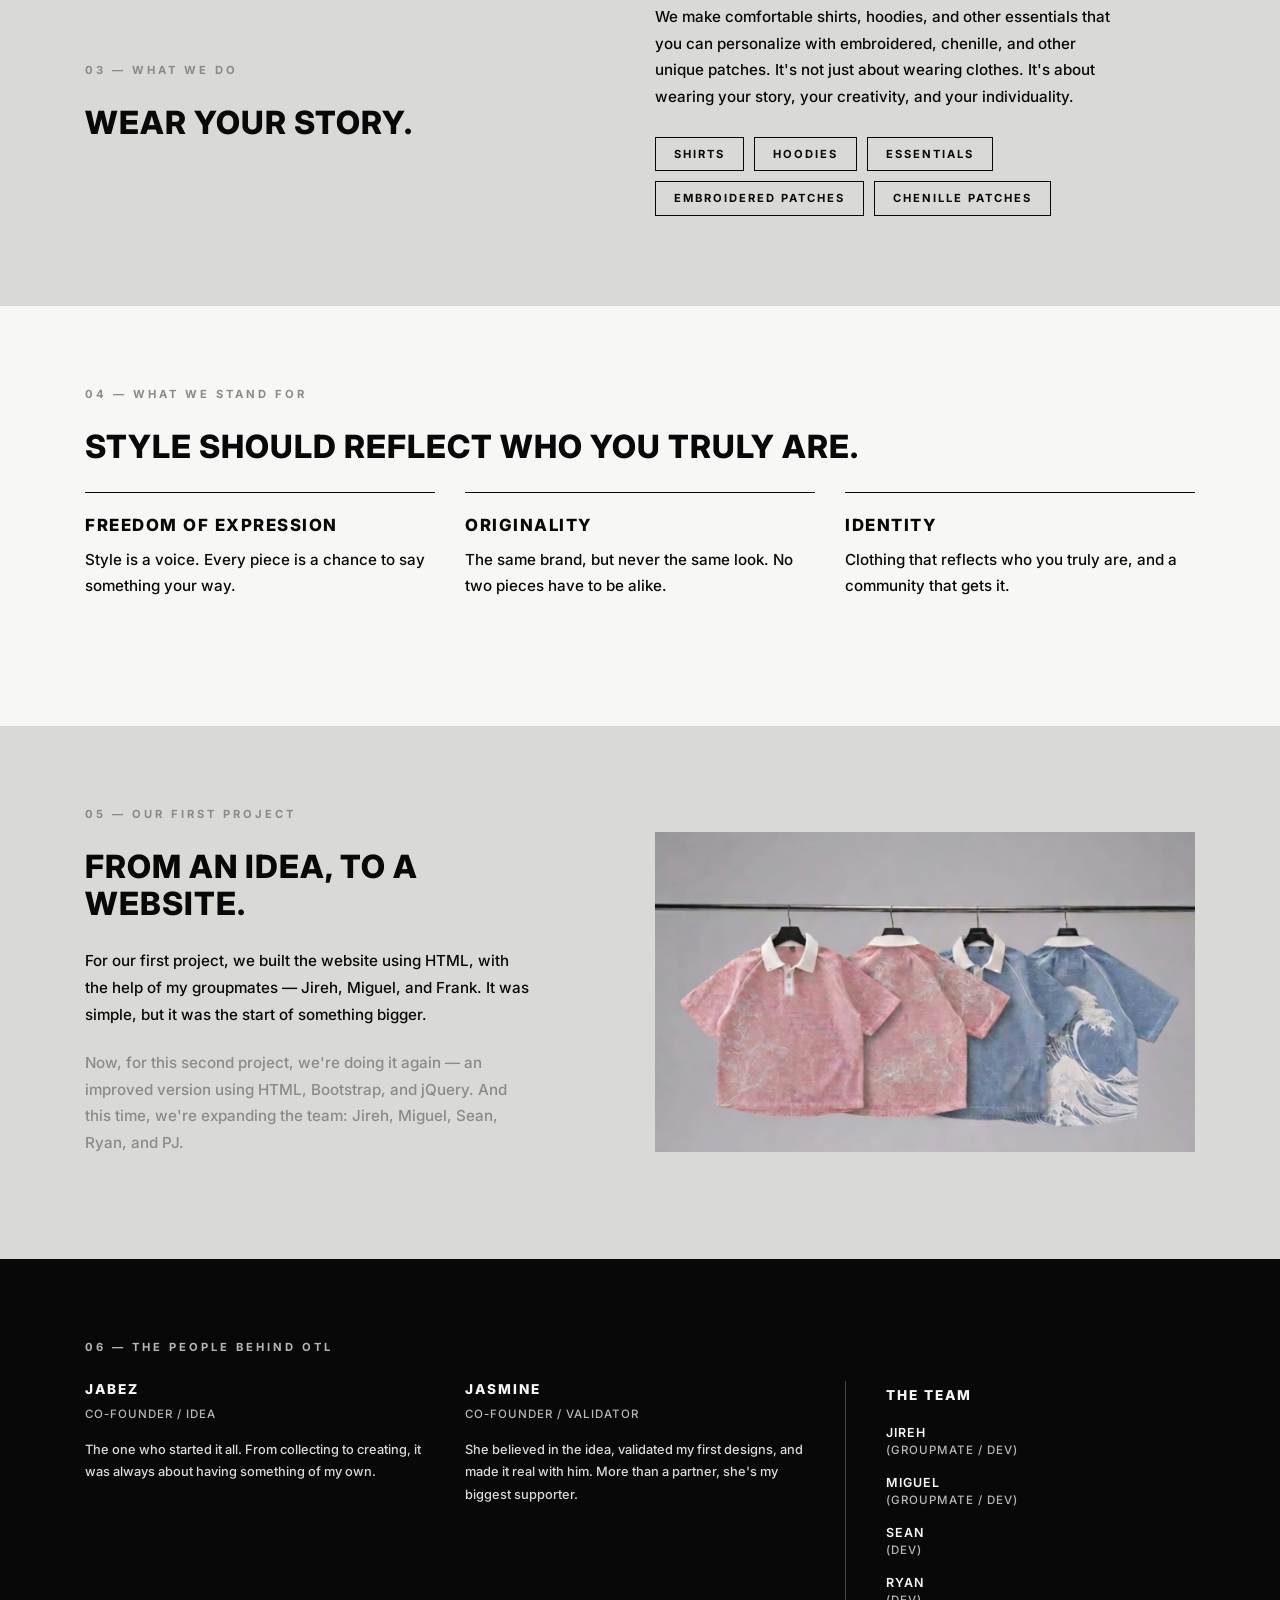
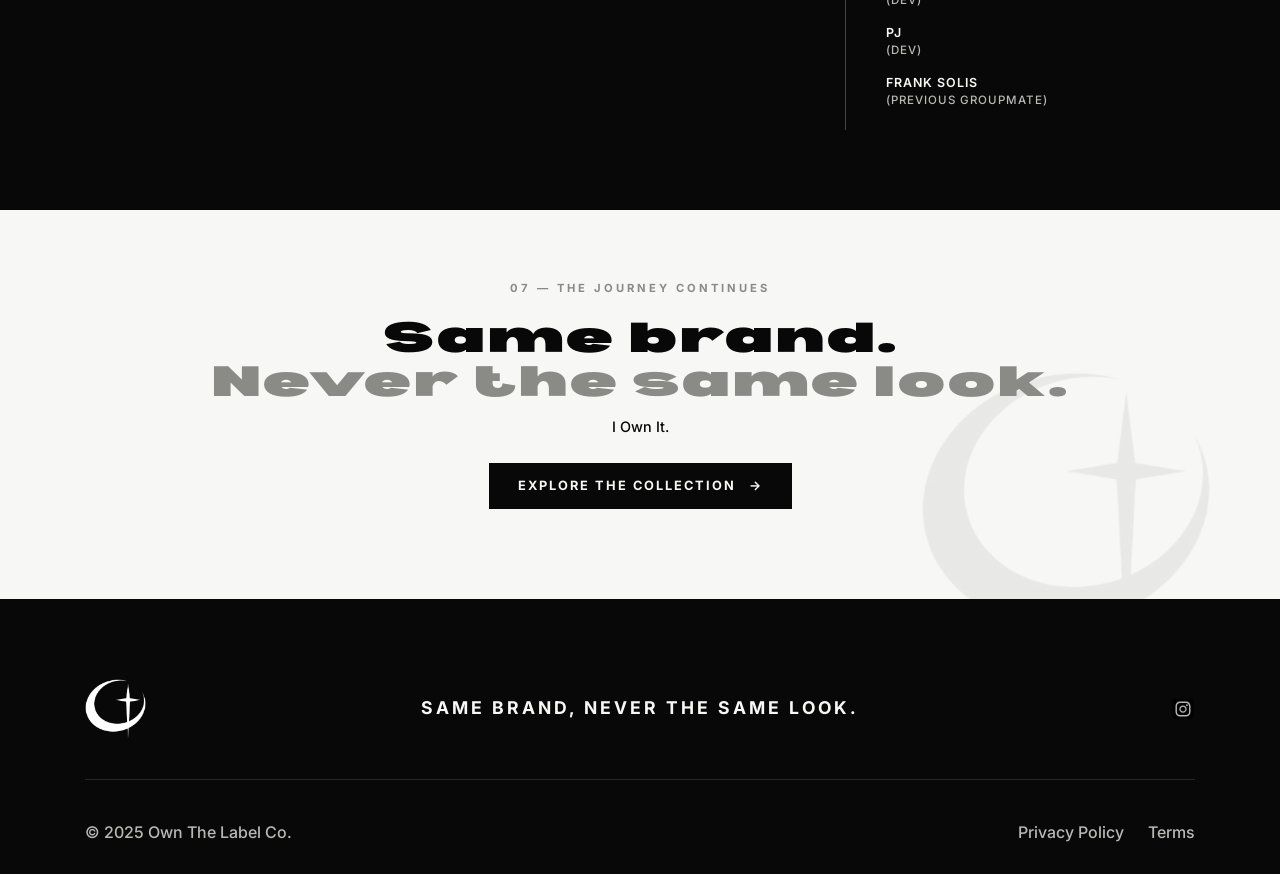
<file: brand/brand.html>
<!DOCTYPE html>
<html lang="en">

<head>
    <meta charset="UTF-8">
    <meta name="viewport" content="width=device-width, initial-scale=1.0">
    <title>Brand | Own The Label Co.</title>
    <link href="https://cdn.jsdelivr.net/npm/bootstrap@4.2.1/dist/css/bootstrap.min.css" rel="stylesheet">
    <link href="https://fonts.googleapis.com/css2?family=Inter:wght@300;400;500;600;700;800&display=swap"
        rel="stylesheet">
    <link rel="stylesheet" href="../style.css">
    <link rel="stylesheet" href="brand.css">
</head>

<body>
    <header>
        <nav class="navbar navbar-expand-xl navbar-light otl-navbar is-scrolled" id="site-header">
            <div class="container-fluid px-3 px-xl-5">
                <a class="navbar-brand nav-title d-none d-xl-block" href="../index.html">Own The Label<sup>TM</sup></a>
                <a class="navbar-brand logo order-xl-last" href="../index.html">
                    <img src="../img/logo2.png" alt="Own The Label">
                </a>
                <button class="navbar-toggler" type="button" data-toggle="collapse" data-target="#navbarNav" aria-label="Toggle navigation">
                    <span class="navbar-toggler-icon"></span>
                </button>
                <div class="collapse navbar-collapse" id="navbarNav">
                    <ul class="navbar-nav">
                        <li class="nav-item">
                            <a class="nav-link" href="../index.html">Home</a>
                        </li>
                        <li class="nav-item">
                            <a class="nav-link" href="../shop/shop.html">Shop</a>
                        </li>
                        <li class="nav-item">
                            <a class="nav-link active" href="../brand/brand.html">Brand</a>
                        </li>
                        <li class="nav-item">
                            <a class="nav-link" href="../contact/Contact.html">Contact</a>
                        </li>
                        <li class="nav-item nav-cart">
                            <a class="nav-link" href="../checkout/checkout.html">Cart (<span class="cart-count">0</span>)</a>
                        </li>
                    </ul>
                </div>
            </div>
        </nav>
    </header>

    <main>
        <div id="brand-landing">
            <section id="brand-hero">
                <div class="row no-gutters">
                    <div class="col-lg-5 hero-text d-flex flex-column justify-content-center">
                        <p class="small-label">01 — OUR STORY</p>
                        <h1 class="brand-title">
                            Own the label.
                            <span class="gray-line">I own it.</span>
                        </h1>
                        <p class="brand-lead">
                            We're not just a clothing brand.<br>
                            We're a group of people with a vision —<br>
                            to create pieces that let you express yourself,<br>
                            because at the end of the day,<br>
                            it's not just clothing, it's yours.
                        </p>
                    </div>
                    <div class="col-lg-7 d-flex">
                        <div class="img-box img-hero">
                            <img src="../img/otl1.jpg" alt="Hoodie back shot">
                        </div>
                    </div>
                </div>
            </section>
        </div>

        <section id="brand-beginning" class="brand-section">
            <div class="container">
                <div class="row align-items-center">
                    <div class="col-lg-6 mb-5 mb-lg-0">
                        <div class="row">
                            <div class="col-6 mb-3">
                                <div class="img-box img-tile">
                                    <img src="../img/idea1.jpg" alt="Hoodie detail">
                                </div>
                            </div>
                            <div class="col-6 mb-3">
                                <div class="img-box img-tile">
                                    <img src="../img/idea2.jpg" alt="Tees on rack">
                                </div>
                            </div>
                            <div class="col-6 mb-3">
                                <div class="img-box img-tile">
                                    <img src="../img/idea3.jpg" alt="Laptop / code">
                                </div>
                            </div>
                            <div class="col-6 mb-3">
                                <div class="img-box img-tile">
                                    <img src="../img/idea4.jpg" alt="Woven label">
                                </div>
                            </div>
                        </div>
                    </div>
                    <div class="col-lg-5 offset-lg-1">
                        <p class="small-label">02 — THE BEGINNING</p>
                        <h2 class="brand-heading">It started with an idea.</h2>
                        <p class="brand-text">
                            Own The Label began in 2025 with Jabez Celestino, a student who collected hoodies and tees
                            from local brands. He loved the designs, the creativity, and the stories behind them, and
                            asked one question: what if apparel could be customized as freely as Crocs with Jibbitz?
                        </p>
                        <p class="brand-text soft-text">
                            He first called it “Make Your Brand.” When he shared the idea with Jasmine, she suggested
                            “Own The Label.” It just felt right.
                        </p>
                        <p class="brand-text soft-text">
                            She validated the first designs and pushed to make it real. Together they built the brand
                            on one promise: the same brand, but never the same look.
                        </p>
                    </div>
                </div>
            </div>
        </section>

        <section id="brand-make" class="brand-section">
            <div class="container">
                <div class="row align-items-center">
                    <div class="col-lg-5 mb-5 mb-lg-0">
                        <p class="small-label">03 — WHAT WE DO</p>
                        <h2 class="brand-heading">Wear your story.</h2>
                    </div>
                    <div class="col-lg-6 offset-lg-1">
                        <p class="brand-text">
                            We make comfortable shirts, hoodies, and other essentials that you can personalize with
                            embroidered, chenille, and other unique patches. It's not just about wearing clothes. It's
                            about wearing your story, your creativity, and your individuality.
                        </p>
                        <div class="chip-row">
                            <span class="chip">Shirts</span>
                            <span class="chip">Hoodies</span>
                            <span class="chip">Essentials</span>
                            <span class="chip">Embroidered Patches</span>
                            <span class="chip">Chenille Patches</span>
                        </div>
                    </div>
                </div>
            </div>
        </section>

        <section id="brand-values" class="brand-section">
            <div class="container">
                <p class="small-label">04 — WHAT WE STAND FOR</p>
                <h2 class="brand-heading">Style should reflect who you truly are.</h2>
                <div class="row">
                    <div class="col-md-4 mb-4">
                        <div class="value-item">
                            <h3 class="value-title">Freedom of Expression</h3>
                            <p class="brand-text">Style is a voice. Every piece is a chance to say something your way.</p>
                        </div>
                    </div>
                    <div class="col-md-4 mb-4">
                        <div class="value-item">
                            <h3 class="value-title">Originality</h3>
                            <p class="brand-text">The same brand, but never the same look. No two pieces have to be alike.</p>
                        </div>
                    </div>
                    <div class="col-md-4 mb-4">
                        <div class="value-item">
                            <h3 class="value-title">Identity</h3>
                            <p class="brand-text">Clothing that reflects who you truly are, and a community that gets it.</p>
                        </div>
                    </div>
                </div>
            </div>
        </section>

        <section id="brand-project" class="brand-section">
            <div class="container">
                <div class="row align-items-center">
                    <div class="col-lg-5 mb-5 mb-lg-0">
                        <p class="small-label">05 — OUR FIRST PROJECT</p>
                        <h2 class="brand-heading">From an idea, to a website.</h2>
                        <p class="brand-text">
                            For our first project, we built the website using HTML, with the help of my
                            groupmates — Jireh, Miguel, and Frank. It was simple, but it was the start of something
                            bigger.
                        </p>
                        <p class="brand-text soft-text">
                            Now, for this second project, we're doing it again — an improved version using HTML,
                            Bootstrap, and jQuery. And this time, we're expanding the team:
                            Jireh, Miguel, Sean, Ryan, and PJ.
                        </p>
                    </div>
                    <div class="col-lg-6 offset-lg-1">
                        <div class="img-box img-wide">
                            <img src="../img/otl2.jpg" alt="Workspace with laptop, notes, and OTL tumbler">
                        </div>
                    </div>
                </div>
            </div>
        </section>

        <section id="brand-people" class="brand-section">
            <div class="container">
                <p class="small-label">06 — THE PEOPLE BEHIND OTL</p>
                <div class="row">
                    <div class="col-lg-4 mb-5 mb-lg-0">
                        <h3 class="person-name">Jabez</h3>
                        <p class="person-role">Co-Founder / Idea</p>
                        <p class="person-text">
                            The one who started it all. From collecting to creating, it was always about
                            having something of my own.
                        </p>
                    </div>
                    <div class="col-lg-4 mb-5 mb-lg-0">
                        <h3 class="person-name">Jasmine</h3>
                        <p class="person-role">Co-Founder / Validator</p>
                        <p class="person-text">
                            She believed in the idea, validated my first designs, and made it real with him.
                            More than a partner, she's my biggest supporter.
                        </p>
                    </div>
                    <div class="col-lg-4">
                        <div class="team-list">
                            <h3 class="person-name">The Team</h3>
                            <p class="team-name">Jireh <small>(Groupmate / Dev)</small></p>
                            <p class="team-name">Miguel <small>(Groupmate / Dev)</small></p>
                            <p class="team-name">Sean <small>(Dev)</small></p>
                            <p class="team-name">Ryan <small>(Dev)</small></p>
                            <p class="team-name">PJ <small>(Dev)</small></p>
                            <p class="team-name">Frank Solis <small>(Previous Groupmate)</small></p>
                        </div>
                    </div>
                </div>
            </div>
        </section>

        <section id="brand-cta">
            <img src="../img/logo2.png" alt="" class="faint-star">
            <div class="container text-center">
                <p class="small-label">07 — THE JOURNEY CONTINUES</p>
                <h2 class="brand-title cta-title">
                    Same brand.
                    <span class="gray-line">Never the same look.</span>
                </h2>
                <p class="cta-sub">I Own It.</p>
                <a href="../shop/shop.html" class="btn btn-otl brand-btn">EXPLORE THE COLLECTION <span class="arrow">→</span></a>
            </div>
        </section>
    </main>

    <footer id="footer">
        <div class="container">
            <div class="row align-items-center">
                <div class="col-md-3">
                    <a href="../index.html" class="footer-logo">
                        <img src="../img/logo3.png" alt="Own The Label">
                    </a>
                </div>
                <div class="col-md-6 text-center">
                    <p class="footer-tagline">Same Brand, Never The Same Look.</p>
                </div>
                <div class="col-md-3 text-right">
                    <div class="social-icons">
                        <a href="https://instagram.com/ownthelabel.co" aria-label="Instagram" target="_blank" rel="noopener">
                            <img src="../img/instagram-logo-facebook-svgrepo-com.svg" alt="Instagram" class="social-icon">
                        </a>
                    </div>
                </div>
            </div>
            <hr>
            <div class="row">
                <div class="col-md-6">
                    <p class="copyright">© 2025 Own The Label Co.</p>
                </div>
                <div class="col-md-6 text-right">
                    <a href="#">Privacy Policy</a>
                    <a href="#">Terms</a>
                </div>
            </div>
        </div>
    </footer>

    <script src="https://code.jquery.com/jquery-3.3.1.min.js"></script>
    <script src="https://cdn.jsdelivr.net/npm/bootstrap@4.2.1/dist/js/bootstrap.bundle.min.js"></script>
    <script src="../js/shared.js"></script>
</body>

</html>
</file>
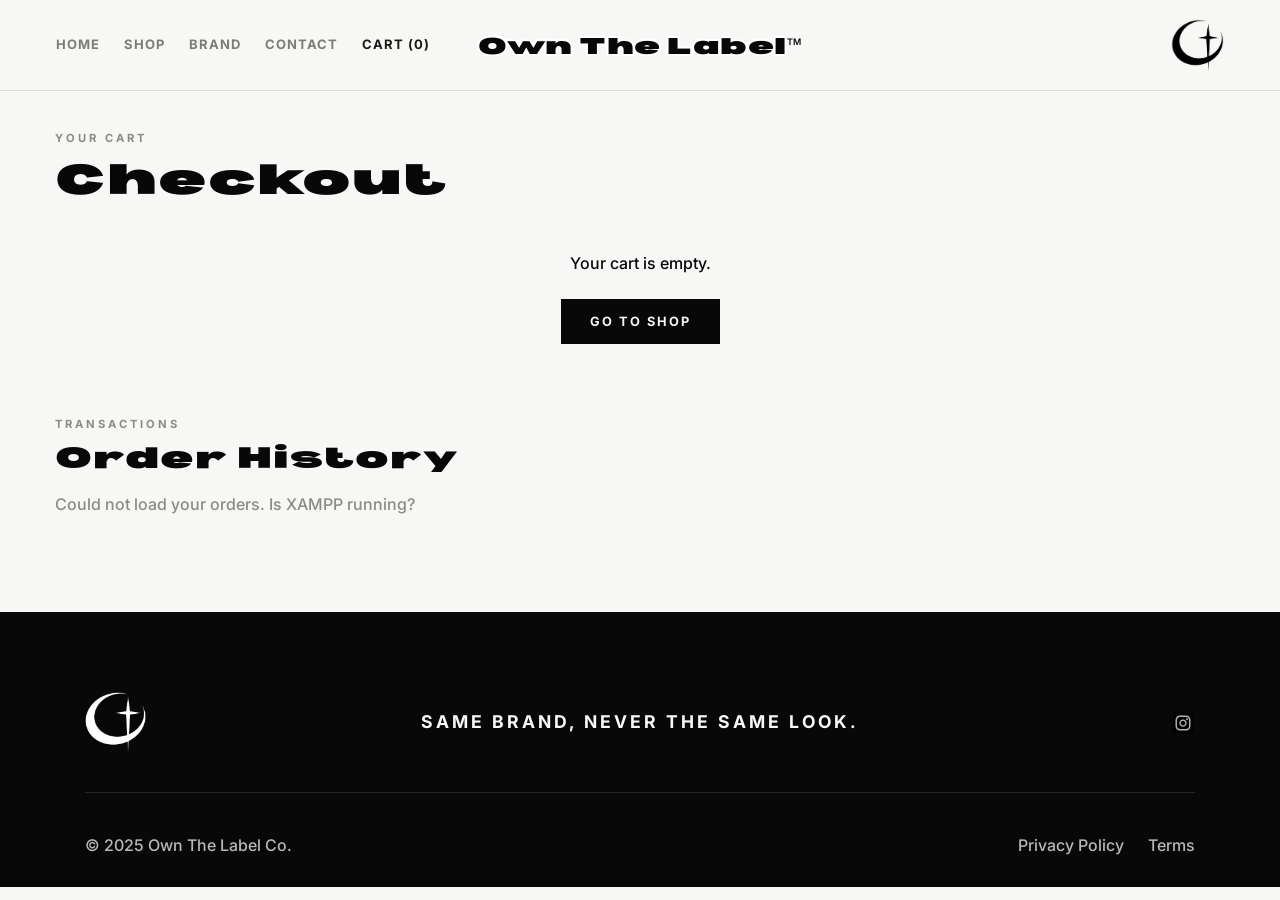
<file: checkout/checkout.html>
<!DOCTYPE html>
<html lang="en">

<head>
    <meta charset="UTF-8">
    <meta name="viewport" content="width=device-width, initial-scale=1.0">
    <title>Checkout | Own The Label Co.</title>
    <link href="https://cdn.jsdelivr.net/npm/bootstrap@4.2.1/dist/css/bootstrap.min.css" rel="stylesheet">
    <link href="https://fonts.googleapis.com/css2?family=Inter:wght@300;400;500;600;700;800&display=swap"
        rel="stylesheet">
    <link rel="stylesheet" href="../style.css">
    <link rel="stylesheet" href="checkout.css">
</head>

<body>
    <header>
        <nav class="navbar navbar-expand-xl navbar-light otl-navbar is-scrolled" id="site-header">
            <div class="container-fluid px-3 px-xl-5">
                <a class="navbar-brand nav-title d-none d-xl-block" href="../index.html">Own The Label<sup>TM</sup></a>
                <a class="navbar-brand logo order-xl-last" href="../index.html">
                    <img src="../img/logo2.png" alt="Own The Label">
                </a>
                <button class="navbar-toggler" type="button" data-toggle="collapse" data-target="#navbarNav"
                    aria-label="Toggle navigation">
                    <span class="navbar-toggler-icon"></span>
                </button>
                <div class="collapse navbar-collapse" id="navbarNav">
                    <ul class="navbar-nav">
                        <li class="nav-item">
                            <a class="nav-link" href="../index.html">Home</a>
                        </li>
                        <li class="nav-item">
                            <a class="nav-link" href="../shop/shop.html">Shop</a>
                        </li>
                        <li class="nav-item">
                            <a class="nav-link" href="../brand/brand.html">Brand</a>
                        </li>
                        <li class="nav-item">
                            <a class="nav-link" href="../contact/Contact.html">Contact</a>
                        </li>
                        <li class="nav-item nav-cart">
                            <a class="nav-link active" href="../checkout/checkout.html">Cart (<span
                                    class="cart-count">0</span>)</a>
                        </li>
                    </ul>
                </div>
            </div>
        </nav>
    </header>

    <main>
        <section id="checkout">
            <div class="container">
                <p class="section-eyebrow">YOUR CART</p>
                <h1 class="page-title checkout-title">Checkout</h1>

                <div id="empty-cart" class="text-center d-none">
                    <p class="mb-4">Your cart is empty.</p>
                    <a href="../shop/shop.html" class="btn btn-otl">Go to Shop</a>
                </div>

                <div class="row" id="checkout-content">
                    <div class="col-lg-7 mb-5">
                        <form id="checkout-form" novalidate>
                            <h2 class="h5 section-label">SHIPPING DETAILS</h2>
                            <div class="form-group">
                                <label for="full-name">Full Name</label>
                                <input type="text" class="form-control" id="full-name" required>
                                <div class="invalid-feedback">Please enter your full name.</div>
                            </div>
                            <div class="form-row">
                                <div class="form-group col-md-7">
                                    <label for="email">Email</label>
                                    <input type="email" class="form-control" id="email" required>
                                    <div class="invalid-feedback">Enter a valid email.</div>
                                </div>
                                <div class="form-group col-md-5">
                                    <label for="phone">Mobile Number</label>
                                    <input type="text" class="form-control" id="phone" placeholder="09XXXXXXXXX"
                                        pattern="09[0-9]{9}" required>
                                    <div class="invalid-feedback">Format: 09XXXXXXXXX</div>
                                </div>
                            </div>
                            <div class="form-group">
                                <label for="address">Address</label>
                                <input type="text" class="form-control" id="address"
                                    placeholder="House/Unit, Street, Barangay" required>
                                <div class="invalid-feedback">Please enter your address.</div>
                            </div>
                            <div class="form-row">
                                <div class="form-group col-md-8">
                                    <label for="city">City</label>
                                    <input type="text" class="form-control" id="city" required>
                                    <div class="invalid-feedback">Please enter your city.</div>
                                </div>
                                <div class="form-group col-md-4">
                                    <label for="postal">Postal Code</label>
                                    <input type="text" class="form-control" id="postal" pattern="[0-9]{4}" required>
                                    <div class="invalid-feedback">4 digits.</div>
                                </div>
                            </div>

                            <h2 class="h5 section-label mt-5">PAYMENT METHOD</h2>
                            <div class="form-check">
                                <input class="form-check-input" type="radio" name="payment" id="pay-radio-cod"
                                    value="cod" checked>
                                <label class="form-check-label" for="pay-radio-cod">Cash on Delivery</label>
                            </div>
                            <div class="form-check">
                                <input class="form-check-input" type="radio" name="payment" id="pay-radio-gcash"
                                    value="gcash">
                                <label class="form-check-label" for="pay-radio-gcash">GCash</label>
                            </div>
                            <div class="form-check">
                                <input class="form-check-input" type="radio" name="payment" id="pay-radio-card"
                                    value="card">
                                <label class="form-check-label" for="pay-radio-card">Credit / Debit Card</label>
                            </div>

                            <div id="pay-cod" class="pay-panel">
                                <p class="mb-0">Pay in cash when your order arrives.</p>
                            </div>

                            <div id="pay-gcash" class="pay-panel d-none">
                                <label for="gcash-number">GCash Number</label>
                                <input type="text" class="form-control" id="gcash-number" placeholder="09XXXXXXXXX"
                                    pattern="09[0-9]{9}">
                                <div class="invalid-feedback">Format: 09XXXXXXXXX</div>
                            </div>

                            <div id="pay-card" class="pay-panel d-none">
                                <div class="form-group">
                                    <label for="card-number">Card Number</label>
                                    <input type="text" class="form-control" id="card-number"
                                        placeholder="1234 5678 9012 3456" maxlength="19" pattern="[0-9 ]{19}">
                                    <div class="invalid-feedback">Enter 16 digits.</div>
                                </div>
                                <div class="form-row">
                                    <div class="form-group col-6">
                                        <label for="card-expiry">Expiry</label>
                                        <input type="text" class="form-control" id="card-expiry" placeholder="MM/YY"
                                            maxlength="5" pattern="(0[1-9]|1[0-2])\/[0-9]{2}">
                                        <div class="invalid-feedback">Format: MM/YY</div>
                                    </div>
                                    <div class="form-group col-6">
                                        <label for="card-cvv">CVV</label>
                                        <input type="text" class="form-control" id="card-cvv" placeholder="123"
                                            maxlength="3" pattern="[0-9]{3}">
                                        <div class="invalid-feedback">3 digits.</div>
                                    </div>
                                </div>
                            </div>

                            <div id="pay-error" class="alert alert-danger d-none mt-3"></div>

                            <button type="submit" id="place-order" class="btn btn-otl btn-block btn-lg mt-4">
                                PLACE ORDER
                            </button>
                            <small class="d-block text-center mt-3 text-muted">
                                Payments are simulated. No real charges are made.
                            </small>
                        </form>
                    </div>

                    <div class="col-lg-5">
                        <div class="order-summary">
                            <h2 class="h5 section-label">ORDER SUMMARY</h2>
                            <div id="summary-items"></div>
                            <hr>
                            <div class="summary-row"><span>Subtotal</span><span id="subtotal"></span></div>
                            <div class="summary-row"><span>Shipping</span><span id="shipping"></span></div>
                            <div class="summary-row total"><span>Total</span><span id="total"></span></div>
                        </div>
                    </div>
                </div>

                <div id="receipt" class="d-none">
                    <div class="receipt-box">
                        <div class="text-center mb-4">
                            <p class="section-eyebrow">THANK YOU</p>
                            <h2 class="page-title receipt-title">Order Confirmed</h2>
                            <p class="text-muted mb-0">Thank you for shopping with Own The Label Co.</p>
                        </div>
                        <div class="summary-row"><span>Order No.</span><strong id="r-orderno"></strong></div>
                        <div class="summary-row"><span>Date</span><span id="r-date"></span></div>
                        <div class="summary-row"><span>Status</span><span id="r-status"></span></div>
                        <div class="summary-row"><span>Payment</span><span id="r-payment"></span></div>
                        <hr>
                        <div id="r-customer"></div>
                        <hr>
                        <div id="r-items"></div>
                        <hr>
                        <div class="summary-row"><span>Subtotal</span><span id="r-subtotal"></span></div>
                        <div class="summary-row"><span>Shipping</span><span id="r-shipping"></span></div>
                        <div class="summary-row total"><span>Total</span><span id="r-total"></span></div>
                        <div class="text-center mt-4 no-print">
                            <button class="btn btn-otl mr-2 mb-2" onclick="window.print()">Print Receipt</button>
                            <button type="button" id="back-to-orders" class="btn btn-outline-otl mr-2 mb-2">My
                                Orders</button>
                            <a href="../shop/shop.html" class="btn btn-outline-otl mb-2">Back to Shop</a>
                        </div>
                    </div>
                </div>
                <div id="order-history" class="mt-5 pt-4">
                        <p class="section-eyebrow">TRANSACTIONS</p>
                        <h2 class="page-title order-history-title">Order History</h2>
                        <div id="order-history-list">
                            <p class="text-muted">Loading your orders...</p>
                    </div>
                </div>
            </div>
        </section>
    </main>

    <footer id="footer">
        <div class="container">
            <div class="row align-items-center">
                <div class="col-md-3">
                    <a href="../index.html" class="footer-logo">
                        <img src="../img/logo3.png" alt="Own The Label">
                    </a>
                </div>
                <div class="col-md-6 text-center">
                    <p class="footer-tagline">Same Brand, Never The Same Look.</p>
                </div>
                <div class="col-md-3 text-right">
                    <div class="social-icons">
                        <a href="https://instagram.com/ownthelabel.co" aria-label="Instagram" target="_blank"
                            rel="noopener">
                            <img src="../img/instagram-logo-facebook-svgrepo-com.svg" alt="Instagram"
                                class="social-icon">
                        </a>
                    </div>
                </div>
            </div>
            <hr>
            <div class="row">
                <div class="col-md-6">
                    <p class="copyright">© 2025 Own The Label Co.</p>
                </div>
                <div class="col-md-6 text-right">
                    <a href="#">Privacy Policy</a>
                    <a href="#">Terms</a>
                </div>
            </div>
        </div>
    </footer>

    <script src="https://code.jquery.com/jquery-3.3.1.min.js"></script>
    <script src="https://cdn.jsdelivr.net/npm/bootstrap@4.2.1/dist/js/bootstrap.bundle.min.js"></script>
    <script src="../js/shared.js"></script>
    <script src="checkout.js"></script>
</body>

</html>
</file>
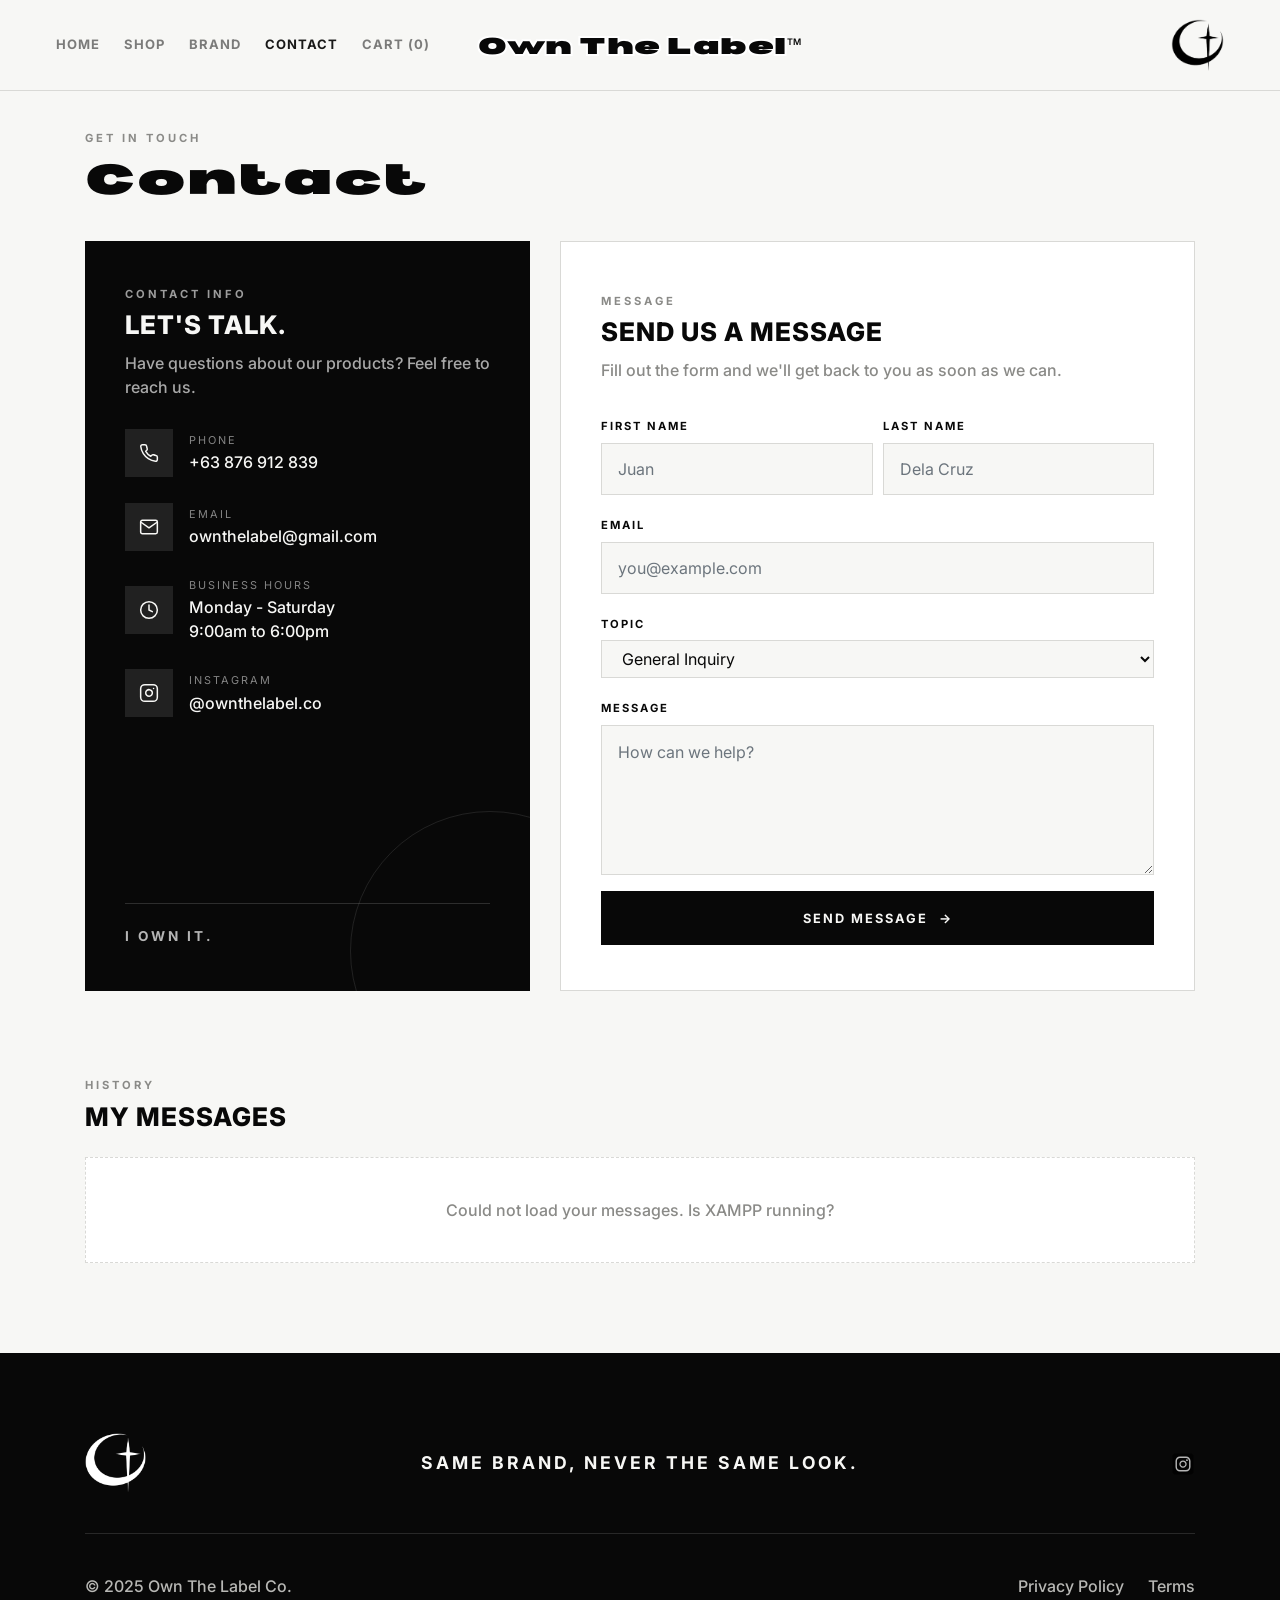
<file: contact/Contact.html>
<!DOCTYPE html>
<html lang="en">

<head>
    <meta charset="UTF-8">
    <meta name="viewport" content="width=device-width, initial-scale=1.0">
    <title>Contact | Own The Label Co.</title>
    <link href="https://cdn.jsdelivr.net/npm/bootstrap@4.2.1/dist/css/bootstrap.min.css" rel="stylesheet">
    <link href="https://fonts.googleapis.com/css2?family=Inter:wght@300;400;500;600;700;800&display=swap"
        rel="stylesheet">
    <link rel="stylesheet" href="../style.css">
    <link rel="stylesheet" href="Contact.css">
</head>

<body>
    <header>
        <nav class="navbar navbar-expand-xl navbar-light otl-navbar is-scrolled" id="site-header">
            <div class="container-fluid px-3 px-xl-5">
                <a class="navbar-brand nav-title d-none d-xl-block" href="../index.html">Own The Label<sup>TM</sup></a>
                <a class="navbar-brand logo order-xl-last" href="../index.html">
                    <img src="../img/logo2.png" alt="Own The Label">
                </a>
                <button class="navbar-toggler" type="button" data-toggle="collapse" data-target="#navbarNav"
                    aria-label="Toggle navigation">
                    <span class="navbar-toggler-icon"></span>
                </button>
                <div class="collapse navbar-collapse" id="navbarNav">
                    <ul class="navbar-nav">
                        <li class="nav-item">
                            <a class="nav-link" href="../index.html">Home</a>
                        </li>
                        <li class="nav-item">
                            <a class="nav-link" href="../shop/shop.html">Shop</a>
                        </li>
                        <li class="nav-item">
                            <a class="nav-link" href="../brand/brand.html">Brand</a>
                        </li>
                        <li class="nav-item">
                            <a class="nav-link active" href="../contact/Contact.html">Contact</a>
                        </li>
                        <li class="nav-item nav-cart">
                            <a class="nav-link" href="../checkout/checkout.html">Cart (<span
                                    class="cart-count">0</span>)</a>
                        </li>
                    </ul>
                </div>
            </div>
        </nav>
    </header>

    <main>
        <section class="container contact-section">
            <p class="section-eyebrow">GET IN TOUCH</p>
            <h1 class="page-title">Contact</h1>
            <div class="row">
                <div class="col-lg-5 mb-4 mb-lg-0">
                    <div class="contact-info-card h-100">
                        <span class="eyebrow eyebrow-light">CONTACT INFO</span>
                        <h2>Let's talk.</h2>
                        <p class="info-intro">Have questions about our products? Feel free to reach us.</p>

                        <ul class="info-list">
                            <li>
                                <span class="icon-box">
                                    <svg viewBox="0 0 24 24" fill="none" stroke="currentColor" stroke-width="1.8"
                                        stroke-linecap="round" stroke-linejoin="round">
                                        <path
                                            d="M22 16.92v3a2 2 0 0 1-2.18 2 19.79 19.79 0 0 1-8.63-3.07 19.5 19.5 0 0 1-6-6 19.79 19.79 0 0 1-3.07-8.67A2 2 0 0 1 4.11 2h3a2 2 0 0 1 2 1.72c.127.96.361 1.903.7 2.81a2 2 0 0 1-.45 2.11L8.09 9.91a16 16 0 0 0 6 6l1.27-1.27a2 2 0 0 1 2.11-.45c.907.339 1.85.573 2.81.7A2 2 0 0 1 22 16.92z" />
                                    </svg>
                                </span>
                                <div>
                                    <small>PHONE</small>
                                    <a href="tel:+63876912839">+63 876 912 839</a>
                                </div>
                            </li>
                            <li>
                                <span class="icon-box">
                                    <svg viewBox="0 0 24 24" fill="none" stroke="currentColor" stroke-width="1.8"
                                        stroke-linecap="round" stroke-linejoin="round">
                                        <path
                                            d="M4 4h16c1.1 0 2 .9 2 2v12c0 1.1-.9 2-2 2H4c-1.1 0-2-.9-2-2V6c0-1.1.9-2 2-2z" />
                                        <polyline points="22,6 12,13 2,6" />
                                    </svg>
                                </span>
                                <div>
                                    <small>EMAIL</small>
                                    <a href="mailto:ownthelabel@gmail.com">ownthelabel@gmail.com</a>
                                </div>
                            </li>
                            <li>
                                <span class="icon-box">
                                    <svg viewBox="0 0 24 24" fill="none" stroke="currentColor" stroke-width="1.8"
                                        stroke-linecap="round" stroke-linejoin="round">
                                        <circle cx="12" cy="12" r="10" />
                                        <polyline points="12 6 12 12 16 14" />
                                    </svg>
                                </span>
                                <div>
                                    <small>BUSINESS HOURS</small>
                                    <span>Monday - Saturday</span><br>
                                    <span>9:00am to 6:00pm</span>
                                </div>
                            </li>
                            <li>
                                <span class="icon-box">
                                    <svg viewBox="0 0 24 24" fill="none" stroke="currentColor" stroke-width="1.8"
                                        stroke-linecap="round" stroke-linejoin="round">
                                        <rect x="2" y="2" width="20" height="20" rx="5" ry="5" />
                                        <path d="M16 11.37A4 4 0 1 1 12.63 8 4 4 0 0 1 16 11.37z" />
                                        <line x1="17.5" y1="6.5" x2="17.51" y2="6.5" />
                                    </svg>
                                </span>
                                <div>
                                    <small>INSTAGRAM</small>
                                    <a href="https://instagram.com/ownthelabel.co" target="_blank">@ownthelabel.co</a>
                                </div>
                            </li>
                        </ul>

                        <div class="info-tagline">I OWN IT.</div>
                    </div>
                </div>

                <div class="col-lg-7">
                    <div class="contact-form-card h-100">
                        <span class="eyebrow">MESSAGE</span>
                        <h2>Send us a message</h2>
                        <p class="info-intro">Fill out the form and we'll get back to you as soon as we can.</p>

                        <div id="form-success" class="alert contact-alert d-none" role="alert">
                            ✓ Thanks! Your message has been sent. You can see it under "My Messages" below.
                        </div>

                        <form id="contact-form" novalidate>
                            <div class="form-row">
                                <div class="form-group col-md-6">
                                    <label for="first-name">FIRST NAME</label>
                                    <input type="text" id="first-name" class="form-control contact-input"
                                        placeholder="Juan" required>
                                </div>
                                <div class="form-group col-md-6">
                                    <label for="last-name">LAST NAME</label>
                                    <input type="text" id="last-name" class="form-control contact-input"
                                        placeholder="Dela Cruz" required>
                                </div>
                            </div>
                            <div class="form-group">
                                <label for="email">EMAIL</label>
                                <input type="email" id="email" class="form-control contact-input"
                                    placeholder="you@example.com" required>
                            </div>
                            <div class="form-group">
                                <label for="topic">TOPIC</label>
                                <select id="topic" class="form-control contact-input">
                                    <option value="General Inquiry">General Inquiry</option>
                                    <option value="Order Cancellation">Order Cancellation</option>
                                    <option value="Feedback">Feedback</option>
                                </select>
                            </div>
                            <div class="form-group d-none" id="order-group">
                                <label for="order-no">ORDER NUMBER</label>
                                <input type="text" id="order-no" class="form-control contact-input"
                                    placeholder="e.g. OTL-20261028-A1B2C3">
                            </div>
                            <div class="form-group">
                                <label for="message">MESSAGE</label>
                                <textarea id="message" class="form-control contact-input contact-textarea" rows="5"
                                    placeholder="How can we help?" required></textarea>
                            </div>
                            <button type="submit" class="btn btn-otl btn-block contact-send-btn">
                                SEND MESSAGE <span class="arrow">→</span>
                            </button>
                        </form>
                    </div>
                </div>

            </div>
        </section>
        <section class="container history-section" id="my-messages">
            <div class="history-head">
                <span class="eyebrow">HISTORY</span>
                <h2>My Messages</h2>
            </div>
            <div id="history-list"></div>
        </section>
    </main>

    <footer id="footer">
        <div class="container">
            <div class="row align-items-center">
                <div class="col-md-3">
                    <a href="../index.html" class="footer-logo">
                        <img src="../img/logo3.png" alt="Own The Label">
                    </a>
                </div>
                <div class="col-md-6 text-center">
                    <p class="footer-tagline">Same Brand, Never The Same Look.</p>
                </div>
                <div class="col-md-3 text-right">
                    <div class="social-icons">
                        <a href="https://instagram.com/ownthelabel.co" aria-label="Instagram" target="_blank"
                            rel="noopener">
                            <img src="../img/instagram-logo-facebook-svgrepo-com.svg" alt="Instagram"
                                class="social-icon">
                        </a>
                    </div>
                </div>
            </div>
            <hr>
            <div class="row">
                <div class="col-md-6">
                    <p class="copyright">© 2025 Own The Label Co.</p>
                </div>
                <div class="col-md-6 text-right">
                    <a href="#">Privacy Policy</a>
                    <a href="#">Terms</a>
                </div>
            </div>
        </div>
    </footer>

    <script src="https://code.jquery.com/jquery-3.3.1.min.js"></script>
    <script src="https://cdn.jsdelivr.net/npm/bootstrap@4.2.1/dist/js/bootstrap.bundle.min.js"></script>
    <script src="../js/shared.js"></script>
    <script src="contact.js"></script>
</body>

</html>
</file>
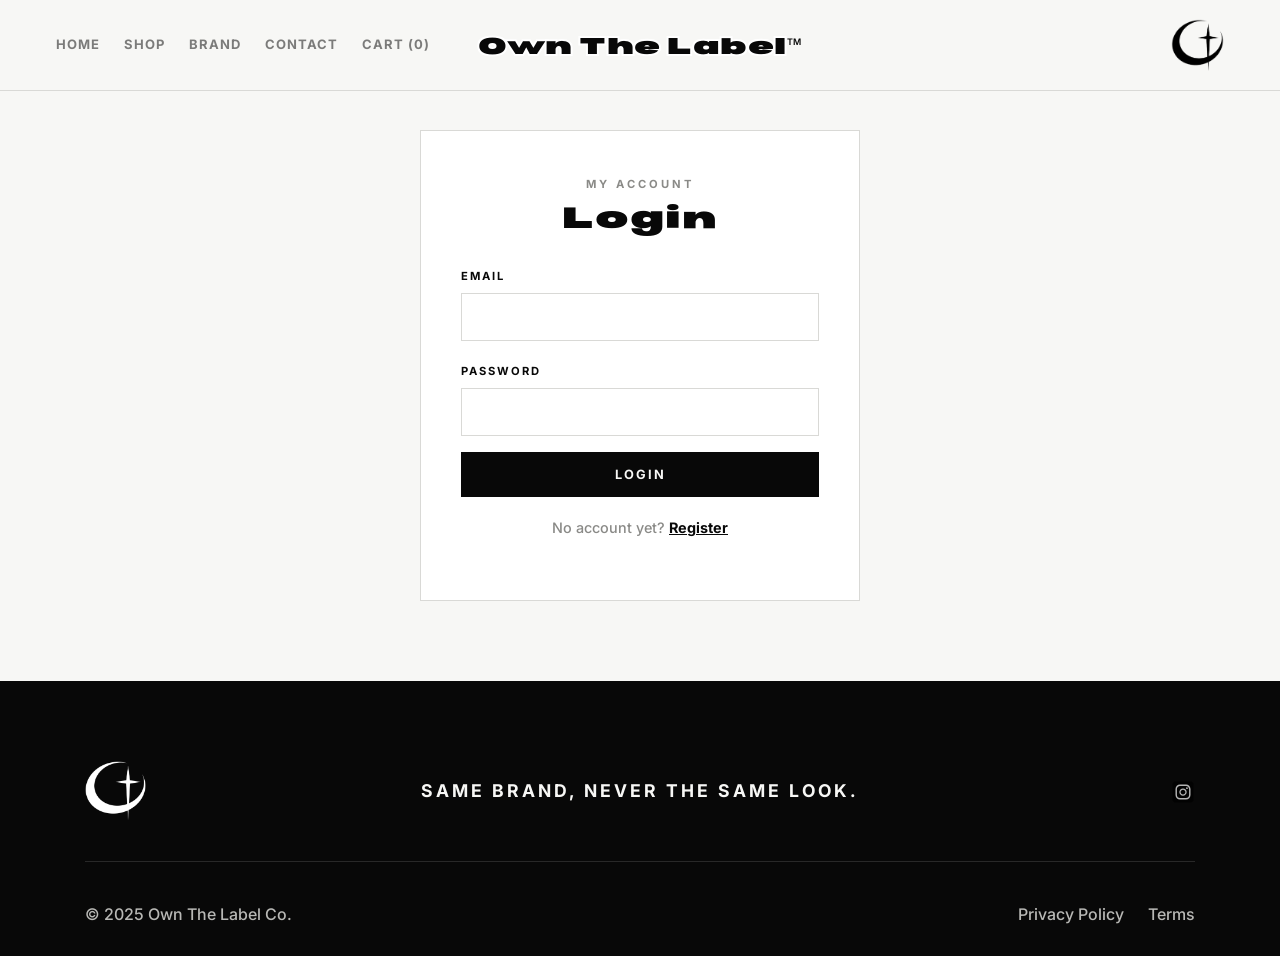
<file: login/login.html>
<!DOCTYPE html>
<html lang="en">

<head>
    <meta charset="UTF-8">
    <meta name="viewport" content="width=device-width, initial-scale=1.0">
    <title>Login | Own The Label Co.</title>
    <link href="https://cdn.jsdelivr.net/npm/bootstrap@4.2.1/dist/css/bootstrap.min.css" rel="stylesheet">
    <link href="https://fonts.googleapis.com/css2?family=Inter:wght@300;400;500;600;700;800&display=swap"
        rel="stylesheet">
    <link rel="stylesheet" href="../style.css">
    <style>
        #auth { padding: 130px 0 80px; background: var(--otl-white); }
        .auth-box { max-width: 440px; margin: 0 auto; padding: 45px 40px; background: var(--surface); border: 1px solid var(--concrete); }
        .auth-box .page-title { font-size: 1.8rem; margin-bottom: 30px; }
        .auth-box .form-control { height: 48px; }
        .auth-box .btn-otl { margin-top: 10px; }
        .auth-switch { text-align: center; margin-top: 20px; font-size: .9rem; color: var(--cool-gray); }
        .auth-switch a { color: var(--otl-black); font-weight: 700; text-decoration: underline; }
    </style>
</head>

<body>
    <header>
        <nav class="navbar navbar-expand-xl navbar-light otl-navbar is-scrolled" id="site-header">
            <div class="container-fluid px-3 px-xl-5">
                <a class="navbar-brand nav-title d-none d-xl-block" href="../index.html">Own The Label<sup>TM</sup></a>
                <a class="navbar-brand logo order-xl-last" href="../index.html">
                    <img src="../img/logo2.png" alt="Own The Label">
                </a>
                <button class="navbar-toggler" type="button" data-toggle="collapse" data-target="#navbarNav" aria-label="Toggle navigation">
                    <span class="navbar-toggler-icon"></span>
                </button>
                <div class="collapse navbar-collapse" id="navbarNav">
                    <ul class="navbar-nav">
                        <li class="nav-item">
                            <a class="nav-link" href="../index.html">Home</a>
                        </li>
                        <li class="nav-item">
                            <a class="nav-link" href="../shop/shop.html">Shop</a>
                        </li>
                        <li class="nav-item">
                            <a class="nav-link" href="../brand/brand.html">Brand</a>
                        </li>
                        <li class="nav-item">
                            <a class="nav-link" href="../contact/Contact.html">Contact</a>
                        </li>
                        <li class="nav-item nav-cart">
                            <a class="nav-link" href="../checkout/checkout.html">Cart (<span class="cart-count">0</span>)</a>
                        </li>
                    </ul>
                </div>
            </div>
        </nav>
    </header>

    <main>
        <section id="auth">
            <div class="container">
                <div class="auth-box">
                    <p class="section-eyebrow text-center">MY ACCOUNT</p>
                    <h1 class="page-title text-center" id="auth-title">Login</h1>

                    <form id="login-form" novalidate>
                        <div class="form-group">
                            <label for="login-email">Email</label>
                            <input type="email" class="form-control" id="login-email" required>
                        </div>
                        <div class="form-group">
                            <label for="login-password">Password</label>
                            <input type="password" class="form-control" id="login-password" required>
                        </div>
                        <div id="login-error" class="alert alert-danger d-none"></div>
                        <button type="submit" class="btn btn-otl btn-block">LOGIN</button>
                        <p class="auth-switch">No account yet? <a href="#" id="show-register">Register</a></p>
                    </form>

                    <form id="register-form" class="d-none" novalidate>
                        <div class="form-group">
                            <label for="reg-name">Full Name</label>
                            <input type="text" class="form-control" id="reg-name" required>
                        </div>
                        <div class="form-group">
                            <label for="reg-email">Email</label>
                            <input type="email" class="form-control" id="reg-email" required>
                        </div>
                        <div class="form-group">
                            <label for="reg-password">Password (min. 6 characters)</label>
                            <input type="password" class="form-control" id="reg-password" required>
                        </div>
                        <div class="form-group">
                            <label for="reg-confirm">Confirm Password</label>
                            <input type="password" class="form-control" id="reg-confirm" required>
                        </div>
                        <div id="register-error" class="alert alert-danger d-none"></div>
                        <button type="submit" class="btn btn-otl btn-block">CREATE ACCOUNT</button>
                        <p class="auth-switch">Already have an account? <a href="#" id="show-login">Login</a></p>
                    </form>
                </div>
            </div>
        </section>
    </main>

    <footer id="footer">
        <div class="container">
            <div class="row align-items-center">
                <div class="col-md-3">
                    <a href="../index.html" class="footer-logo">
                        <img src="../img/logo3.png" alt="Own The Label">
                    </a>
                </div>
                <div class="col-md-6 text-center">
                    <p class="footer-tagline">Same Brand, Never The Same Look.</p>
                </div>
                <div class="col-md-3 text-right">
                    <div class="social-icons">
                        <a href="https://instagram.com/ownthelabel.co" aria-label="Instagram" target="_blank" rel="noopener">
                            <img src="../img/instagram-logo-facebook-svgrepo-com.svg" alt="Instagram" class="social-icon">
                        </a>
                    </div>
                </div>
            </div>
            <hr>
            <div class="row">
                <div class="col-md-6">
                    <p class="copyright">© 2025 Own The Label Co.</p>
                </div>
                <div class="col-md-6 text-right">
                    <a href="#">Privacy Policy</a>
                    <a href="#">Terms</a>
                </div>
            </div>
        </div>
    </footer>

    <script src="https://code.jquery.com/jquery-3.3.1.min.js"></script>
    <script src="https://cdn.jsdelivr.net/npm/bootstrap@4.2.1/dist/js/bootstrap.bundle.min.js"></script>
    <script src="../js/shared.js"></script>
    <script src="login.js"></script>
</body>

</html>
</file>
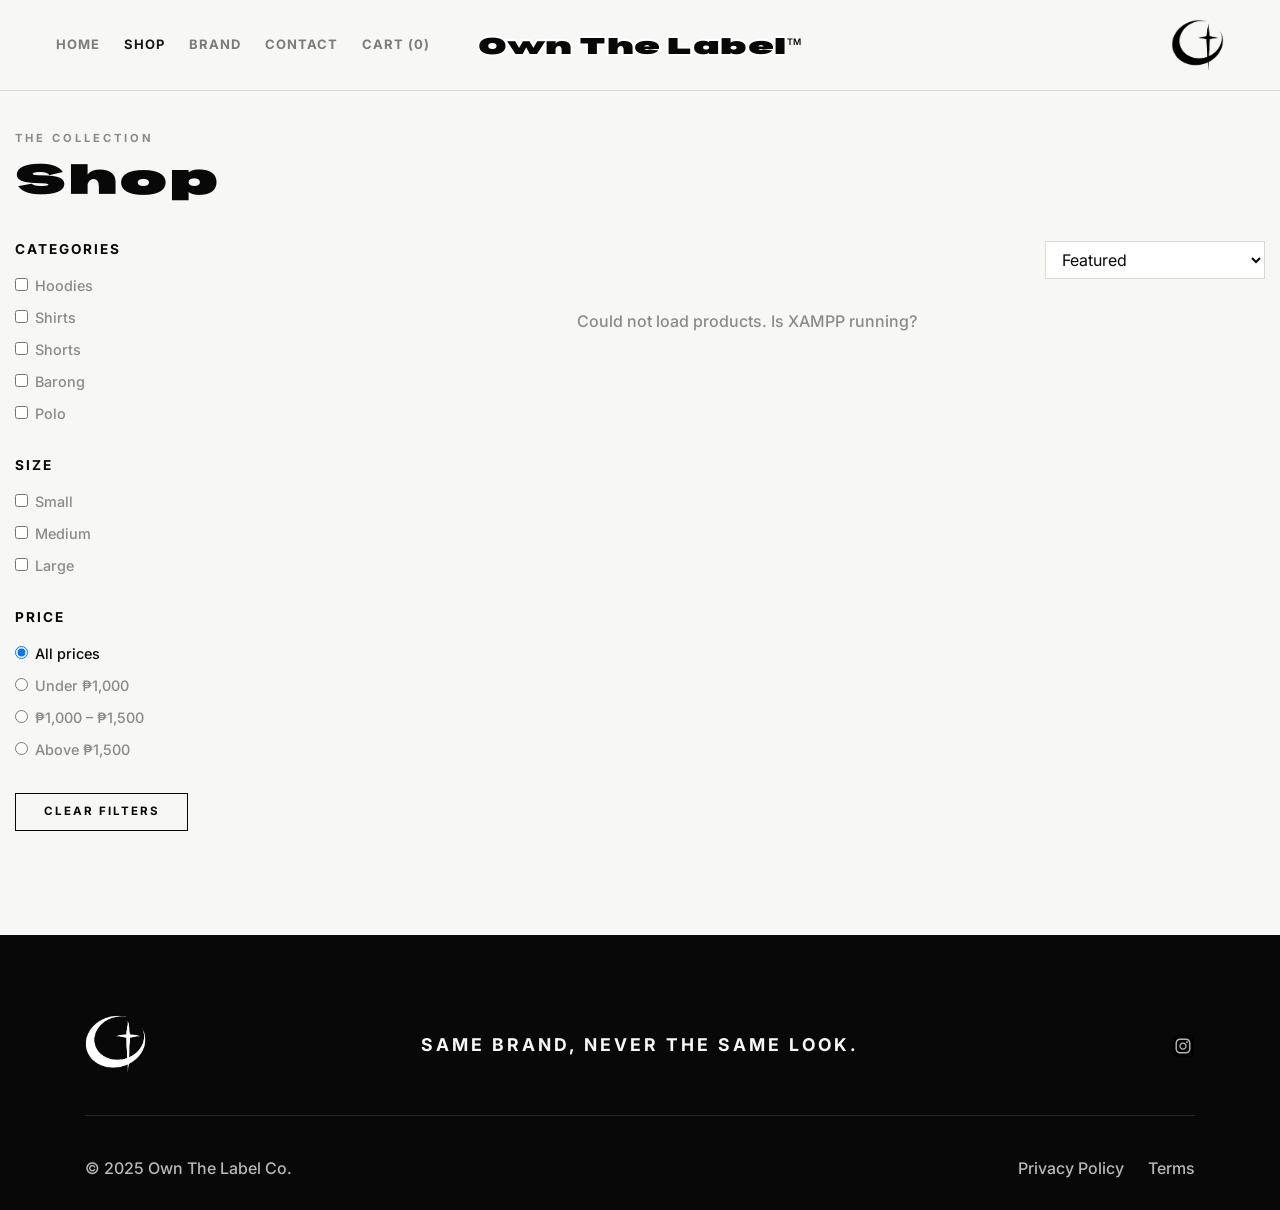
<file: shop/shop.html>
<!DOCTYPE html>
<html lang="en">

<head>
    <meta charset="UTF-8">
    <meta name="viewport" content="width=device-width, initial-scale=1.0">
    <title>Shop | Own The Label Co.</title>
    <link href="https://cdn.jsdelivr.net/npm/bootstrap@4.2.1/dist/css/bootstrap.min.css" rel="stylesheet">
    <link href="https://fonts.googleapis.com/css2?family=Inter:wght@300;400;500;600;700;800&display=swap"
        rel="stylesheet">
    <link rel="stylesheet" href="../style.css">
    <link rel="stylesheet" href="shop.css">
</head>

<body>
    <header>
        <nav class="navbar navbar-expand-xl navbar-light otl-navbar is-scrolled" id="site-header">
            <div class="container-fluid px-3 px-xl-5">
                <a class="navbar-brand nav-title d-none d-xl-block" href="../index.html">Own The Label<sup>TM</sup></a>
                <a class="navbar-brand logo order-xl-last" href="../index.html">
                    <img src="../img/logo2.png" alt="Own The Label">
                </a>
                <button class="navbar-toggler" type="button" data-toggle="collapse" data-target="#navbarNav" aria-label="Toggle navigation">
                    <span class="navbar-toggler-icon"></span>
                </button>
                <div class="collapse navbar-collapse" id="navbarNav">
                    <ul class="navbar-nav">
                        <li class="nav-item">
                            <a class="nav-link" href="../index.html">Home</a>
                        </li>
                        <li class="nav-item">
                            <a class="nav-link active" href="../shop/shop.html">Shop</a>
                        </li>
                        <li class="nav-item">
                            <a class="nav-link" href="../brand/brand.html">Brand</a>
                        </li>
                        <li class="nav-item">
                            <a class="nav-link" href="../contact/Contact.html">Contact</a>
                        </li>
                        <li class="nav-item nav-cart">
                            <a class="nav-link" href="../checkout/checkout.html">Cart (<span class="cart-count">0</span>)</a>
                        </li>
                    </ul>
                </div>
            </div>
        </nav>
    </header>

    <main>
        
        <section id="shop-products">
            <div class="container">
                <p class="section-eyebrow">THE COLLECTION</p>
                <h1 class="page-title">Shop</h1>
                <div class="row">

                    <aside id="filters" class="col-lg-3 col-xl-2">
                        <button class="btn btn-outline-otl btn-block d-lg-none mb-3 filter-toggle" type="button"
                            data-toggle="collapse" data-target="#filters-body">FILTERS</button>

                        <div id="filters-body" class="collapse">
                            <div class="filter-group">
                                <h2>CATEGORIES</h2>
                                <div class="form-check">
                                    <input class="form-check-input f-category" type="checkbox" id="cat-hoodies" value="Hoodies">
                                    <label class="form-check-label" for="cat-hoodies">Hoodies</label>
                                </div>
                                <div class="form-check">
                                    <input class="form-check-input f-category" type="checkbox" id="cat-shirts" value="Shirts">
                                    <label class="form-check-label" for="cat-shirts">Shirts</label>
                                </div>
                                <div class="form-check">
                                    <input class="form-check-input f-category" type="checkbox" id="cat-shorts" value="Shorts">
                                    <label class="form-check-label" for="cat-shorts">Shorts</label>
                                </div>
                                <div class="form-check">
                                    <input class="form-check-input f-category" type="checkbox" id="cat-barong" value="Barong">
                                    <label class="form-check-label" for="cat-barong">Barong</label>
                                </div>
                                <div class="form-check">
                                    <input class="form-check-input f-category" type="checkbox" id="cat-polo" value="Polo">
                                    <label class="form-check-label" for="cat-polo">Polo</label>
                                </div>
                            </div>

                            <div class="filter-group">
                                <h2>SIZE</h2>
                                <div class="form-check">
                                    <input class="form-check-input f-size" type="checkbox" id="size-small" value="Small">
                                    <label class="form-check-label" for="size-small">Small</label>
                                </div>
                                <div class="form-check">
                                    <input class="form-check-input f-size" type="checkbox" id="size-medium" value="Medium">
                                    <label class="form-check-label" for="size-medium">Medium</label>
                                </div>
                                <div class="form-check">
                                    <input class="form-check-input f-size" type="checkbox" id="size-large" value="Large">
                                    <label class="form-check-label" for="size-large">Large</label>
                                </div>
                            </div>

                            <div class="filter-group">
                                <h2>PRICE</h2>
                                <div class="form-check">
                                    <input class="form-check-input" type="radio" name="price" id="price-all"
                                        data-min="0" data-max="999999" checked>
                                    <label class="form-check-label" for="price-all">All prices</label>
                                </div>
                                <div class="form-check">
                                    <input class="form-check-input" type="radio" name="price" id="price-low"
                                        data-min="0" data-max="999.99">
                                    <label class="form-check-label" for="price-low">Under ₱1,000</label>
                                </div>
                                <div class="form-check">
                                    <input class="form-check-input" type="radio" name="price" id="price-mid"
                                        data-min="1000" data-max="1500">
                                    <label class="form-check-label" for="price-mid">₱1,000 – ₱1,500</label>
                                </div>
                                <div class="form-check">
                                    <input class="form-check-input" type="radio" name="price" id="price-high"
                                        data-min="1500.01" data-max="999999">
                                    <label class="form-check-label" for="price-high">Above ₱1,500</label>
                                </div>
                            </div>

                            <button type="button" id="clear-filters" class="btn btn-outline-otl btn-sm btn-block mb-4">
                                CLEAR FILTERS
                            </button>
                        </div>
                    </aside>

                    <div class="col-lg-9 col-xl-10">
                        <div class="product-toolbar d-flex justify-content-between align-items-center">
                            <p id="result-count" class="mb-0"></p>
                            <select id="sort-select" class="form-control sort-select">
                                <option value="featured">Featured</option>
                                <option value="newest">Newest</option>
                                <option value="low">Price: Low to High</option>
                                <option value="high">Price: High to Low</option>
                            </select>
                        </div>

                        <h2 class="sr-only">Products</h2>
                        <div class="row" id="product-grid">
                            <p class="col-12 text-center text-muted">Loading products...</p>
                        </div>

                        <p id="no-results" class="text-center text-muted d-none">No products match your filters.</p>

                        <nav>
                            <ul class="pagination justify-content-center" id="pagination"></ul>
                        </nav>
                    </div>

                </div>
            </div>
        </section>
    </main>

    <footer id="footer">
        <div class="container">
            <div class="row align-items-center">
                <div class="col-md-3">
                    <a href="../index.html" class="footer-logo">
                        <img src="../img/logo3.png" alt="Own The Label">
                    </a>
                </div>
                <div class="col-md-6 text-center">
                    <p class="footer-tagline">Same Brand, Never The Same Look.</p>
                </div>
                <div class="col-md-3 text-right">
                    <div class="social-icons">
                        <a href="https://instagram.com/ownthelabel.co" aria-label="Instagram" target="_blank" rel="noopener">
                            <img src="../img/instagram-logo-facebook-svgrepo-com.svg" alt="Instagram" class="social-icon">
                        </a>
                    </div>
                </div>
            </div>
            <hr>
            <div class="row">
                <div class="col-md-6">
                    <p class="copyright">© 2025 Own The Label Co.</p>
                </div>
                <div class="col-md-6 text-right">
                    <a href="#">Privacy Policy</a>
                    <a href="#">Terms</a>
                </div>
            </div>
        </div>
    </footer>

    <script src="https://code.jquery.com/jquery-3.3.1.min.js"></script>
    <script src="https://cdn.jsdelivr.net/npm/bootstrap@4.2.1/dist/js/bootstrap.bundle.min.js"></script>
    <script src="../js/shared.js"></script>
    <script src="shop.js"></script>
</body>

</html>
</file>
<file: style.css>
@font-face {
    font-family: 'Bernoru Expanded';
    src: url('fonts/bernoru-blackultraexpanded.otf') format('opentype');
    font-display: swap;
}


:root {
    --otl-white: #F7F7F5;
    --otl-black: #080808;
    --concrete: #D9D9D6;
    --cool-gray: #8A8A87;
    --chrome: #B8B8B5;
    --surface: #FFFFFF;
    --placeholder: #EDEDEA;
    --otl-red: #A53D35;
    --font-display: 'Bernoru Expanded', 'Arial Black', sans-serif;
    --font-body: 'Inter', sans-serif;
}

* {
    margin: 0;
    padding: 0;
    box-sizing: border-box;
}

body {
    background: var(--otl-white);
    color: var(--otl-black);
    font-family: var(--font-body);
    overflow-x: hidden;
    font-weight: 500;
}

h1, h2, h3, h4, h5, h6, .h1, .h2, .h3, .h4, .h5, .h6 {
    font-family: var(--font-body);
}

a {
    color: var(--otl-black);
}

a:hover {
    color: var(--cool-gray);
}

a {
    text-decoration: none;
}

.otl-navbar {
    position: fixed;
    top: 0;
    left: 0;
    width: 100%;
    z-index: 100;
    background-color: rgba(247, 247, 245, 0);
    border-bottom: 1px solid transparent;
    padding: 18px 0;
    transition: background-color .3s ease, border-color .3s ease;
}

.otl-navbar.is-scrolled {
    background-color: var(--otl-white);
    border-bottom: 1px solid var(--concrete);
}

.otl-navbar .container-fluid {
    position: relative;
    display: flex;
    align-items: center;
    justify-content: space-between;
    min-height: 54px;
}

.otl-navbar .logo {
    color: var(--otl-black);
    font-size: 32px;
    font-weight: 800;
    letter-spacing: 2px;
    line-height: 54px;
    padding: 0;
    margin-right: 8px;
}

.otl-navbar .navbar-brand img {
    display: block;
    height: 52px;
    width: auto;
}

.otl-navbar .logo sup {
    font-size: 10px;
    top: -1em;
}

.otl-navbar .navbar-nav {
    gap: 8px;
}

.otl-navbar .nav-link {
    color: var(--cool-gray);
    font-size: 13px;
    font-weight: 700;
    text-transform: uppercase;
    letter-spacing: 1px;
    transition: .3s ease;
}

.otl-navbar .nav-link:hover {
    color: var(--otl-black);
}

.otl-navbar .nav-link.active {
    color: var(--otl-black);
    font-weight: 700;
}

.otl-navbar .navbar-toggler {
    border: 1px solid var(--concrete);
}

.otl-navbar .navbar-toggler:focus {
    box-shadow: none;
}

.otl-navbar .nav-title {
    color: var(--otl-black);
    font-family: var(--font-display);
    font-size: 1.4rem;
    font-weight: normal;
    -webkit-text-stroke: 4px #fff;
    paint-order: stroke fill;
    letter-spacing: .5px;
    line-height: 54px;
    padding: 0;
    white-space: nowrap;
}

.otl-navbar .nav-title sup {
    -webkit-text-stroke: 0;
    font-family: var(--font-body);
    font-size: 0.4em;
    font-weight: 600;
    top: -1em;
}

@media (min-width: 1200px) {
    .otl-navbar .nav-title {
        position: absolute;
        left: 50%;
        top: 50%;
        transform: translate(-50%, -50%);
        margin: 0;
    }
}

@media (max-width: 1199px) {
    .otl-navbar .navbar-nav {
        gap: 5px;
        margin-top: 15px;
    }

    .otl-navbar .nav-link {
        padding: 10px 0;
    }

    .otl-navbar .logo {
        font-size: 28px;
    }

    .otl-navbar .navbar-brand img {
        height: 42px;
    }
}

#hero {
    background: var(--otl-white);
    min-height: 100vh;
    position: relative;
    overflow: hidden;
}

.hero-image-wrapper {
    position: relative;
    height: 100vh;
}

.hero-image {
    width: 100%;
    height: 100%;
    object-fit: contain;
    object-position: center;
}

.hero-overlay {
    position: absolute;
    top: 50%;
    left: 50%;
    transform: translate(-50%, -50%);
    width: 100%;
    text-align: center;
}

.hero-title {
    position: fixed;
    left: 50%;
    top: 50%;
    transform: translate(-50%, -50%) scale(1);
    transform-origin: center center;
    font-family: var(--font-display);
    font-size: 5rem;
    font-weight: normal;
    color: var(--otl-black);
    -webkit-text-stroke: 5px #fff;
    paint-order: stroke fill;
    letter-spacing: 2px;
    white-space: nowrap;
    will-change: transform, top;
    z-index: 101;
}

.hero-title sup {
    -webkit-text-stroke: 0;
    font-family: var(--font-body);
    font-size: 0.4em;
    font-weight: 600;
    top: -1em;
}

.featured-collection {
    padding: 100px 0;
}

.hero-tagline {
    color: var(--cool-gray);
    font-size: .9rem;
    letter-spacing: 4px;
    text-transform: uppercase;
    margin-top: 130px;
}

.scroll-indicator {
    position: absolute;
    bottom: 70px;
    left: 50%;
    transform: translateX(-50%);
    font-size: .75rem;
    color: var(--cool-gray);
    letter-spacing: 3px;
    text-transform: uppercase;
}

.brand-strip {
    overflow: hidden;
    padding: 14px 0;
    background: var(--otl-black);
    color: var(--surface);
    font-size: 0.7rem;
    font-weight: 500;
    letter-spacing: 1.5px;
    text-transform: uppercase;
}

#hero .brand-strip {
    position: absolute;
    left: 0;
    bottom: 0;
    width: 100%;
}

.strip-track {
    display: flex;
    width: max-content;
    animation: strip-move 30s linear infinite;
}

.strip-group {
    display: flex;
    flex-shrink: 0;
}

.strip-group span {
    margin: 0 50px;
    white-space: nowrap;
}

@keyframes strip-move {
    from {
        transform: translateX(-50%);
    }

    to {
        transform: translateX(0);
    }
}

.section-title {
    font-family: var(--font-body);
    font-weight: 800;
    letter-spacing: 1px;
    color: var(--otl-black);
    text-transform: uppercase;
    margin-bottom: 1rem;
}

.section-subtitle {
    color: var(--cool-gray);
}

.btn-otl,
.btn-outline-otl {
    padding: 12px 28px;
    border-radius: 0;
    font-size: .8rem;
    font-weight: 700;
    text-transform: uppercase;
    letter-spacing: 2px;
    transition: .3s ease;
}

.btn-otl {
    background: var(--otl-black);
    color: var(--otl-white);
    border: 1px solid var(--otl-black);
}

.btn-otl:hover,
.btn-otl:focus {
    background: transparent;
    color: var(--otl-black);
    box-shadow: none;
}

.btn-otl:disabled,
.btn-otl:disabled:hover {
    background: var(--chrome);
    border-color: var(--chrome);
    color: var(--surface);
    cursor: not-allowed;
}

.btn-outline-otl,
.btn-outline-dark {
    border: 1px solid var(--otl-black);
    border-radius: 0;
    color: var(--otl-black);
    background: transparent;
}

.btn-outline-otl:hover,
.btn-outline-dark:hover {
    background: var(--otl-black);
    border-color: var(--otl-black);
    color: var(--otl-white);
}

.btn-sm.btn-otl,
.btn-sm.btn-outline-otl {
    padding: 9px 16px;
    font-size: .72rem;
}


.page-title {
    font-family: var(--font-display);
    font-weight: normal;
    font-size: 2.6rem;
    line-height: 1.1;
    letter-spacing: 1px;
    color: var(--otl-black);
    margin-bottom: 40px;
}

.form-control {
    border-radius: 0;
    border: 1px solid var(--concrete);
    background: var(--surface);
    color: var(--otl-black);
}

.form-control:focus {
    border-color: var(--otl-black);
    box-shadow: none;
}

label {
    font-size: .7rem;
    font-weight: 700;
    letter-spacing: 2px;
    text-transform: uppercase;
    color: var(--otl-black);
}

.form-check-label {
    font-size: .9rem;
    font-weight: 500;
    letter-spacing: 0;
    text-transform: none;
}

.text-muted {
    color: var(--cool-gray) !important;
}

.alert-danger {
    background: var(--surface);
    border: 1px solid var(--otl-red);
    border-left-width: 4px;
    border-radius: 0;
    color: var(--otl-red);
}

.featured-collection .card {
    border-radius: 14px;
    overflow: hidden;
    border: none;
}

#shop-category,
#brand-story,
#collectible,
#our-story {
    background: var(--otl-white);
}

#brand-story,
#collectible,
#our-story {
    padding: 120px 0;
}

#shop-category {
    padding: 100px 0;
}

.category-card img,
.collectible-card img {
    width: 100%;
    object-fit: cover;
}

.category-card img {
    height: 350px;
    border-radius: 8px;
}

.collectible-card img {
    height: 420px;
}

.lifestyle {
    background: none;
    display: flex;
    align-items: center;
    justify-content: center;
    height: 400px;
}

.lifestyle img {
    height: 100%;
    object-fit: contain;
    border-radius: 34px;
}

.category-card,
.collectible-card {
    transition: .3s ease;
}

.category-card {
    text-align: center;
    cursor: pointer;
}

.category-card h3 {
    margin-top: 15px;
    font-weight: 600;
    color: var(--otl-black);
}

.category-card:hover {
    transform: translateY(-5px);
}

.collectible-card {
    overflow: hidden;
    border-radius: 8px;
}

.collectible-card:hover {
    transform: translateY(-8px);
}

.brand-symbol img {
    width: 100%;
    max-width: 500px;
    display: block;
    margin: 0 auto;
    border-radius: 22px;
}

.brand-philo {
    padding: 20px;
}

.brand-philo .section-title {
    margin-bottom: 25px;
}

.brand-philo p {
    font-size: 1rem;
    line-height: 1.8;
    color: var(--cool-gray);
    margin-bottom: 30px;
    max-width: 500px;
}

.otl-story p {
    color: var(--cool-gray);
    line-height: 1.8;
    margin-top: 20px;
}

#footer {
    background: var(--otl-black);
    padding: 80px 0 30px;
}

.footer-logo {
    color: var(--otl-white);
    font-size: 2rem;
    font-weight: 800;
}

.footer-logo img {
    display: block;
    height: 60px;
    width: auto;
}

.footer-tagline {
    color: var(--otl-white);
    font-family: var(--font-body);
    font-size: 1.1rem;
    font-weight: 700;
    letter-spacing: 3px;
    text-transform: uppercase;
    margin: 0;
}

.social-icons {
    display: flex;
    justify-content: flex-end;
    align-items: center;
}

.social-icons a {
    color: var(--chrome);
    margin-left: 15px;
    text-transform: uppercase;
}

.social-icons a:hover {
    color: var(--otl-white);
}

.social-icon {
    width: 24px;
    height: 24px;
    opacity: .7;
    transition: .3s ease;
}

.social-icon:hover {
    opacity: 1;
    transform: translateY(-2px);
}

#footer hr {
    background: rgba(255, 255, 255, .15);
    margin: 40px 0;
}

.copyright {
    color: var(--chrome);
    margin: 0;
}

#footer .row:last-child a {
    color: var(--chrome);
    margin-left: 20px;
}

#footer .row:last-child a:hover {
    color: var(--otl-white);
}

.section-head {
    display: flex;
    justify-content: space-between;
    align-items: flex-end;
    margin-bottom: 40px;
}

.section-head .section-title {
    margin-bottom: 0;
}

.section-eyebrow {
    margin-bottom: 8px;
    font-size: .7rem;
    font-weight: 700;
    letter-spacing: 3px;
    color: var(--cool-gray);
}

.view-all {
    font-size: .8rem;
    font-weight: 700;
    letter-spacing: 2px;
    text-transform: uppercase;
    color: var(--otl-black);
    border-bottom: 1px solid var(--otl-black);
    padding-bottom: 2px;
    transition: .3s ease;
}

.view-all:hover {
    color: var(--cool-gray);
    border-color: var(--cool-gray);
    text-decoration: none;
}

.fc-card {
    display: block;
    color: var(--otl-black);
}

.fc-card:hover {
    color: var(--otl-black);
    text-decoration: none;
}

.fc-img {
    position: relative;
    padding-top: 125%;
    overflow: hidden;
    background: var(--placeholder);
}

.fc-img img {
    position: absolute;
    top: 0;
    left: 0;
    width: 100%;
    height: 100%;
    object-fit: cover;
    transition: transform .5s ease;
}

.fc-card:hover .fc-img img {
    transform: scale(1.06);
}

.fc-info {
    padding-top: 14px;
}

.fc-cat {
    font-size: .68rem;
    letter-spacing: 1.5px;
    text-transform: uppercase;
    color: var(--cool-gray);
}

.fc-info h3 {
    margin: 4px 0;
    font-size: 1rem;
    font-weight: 600;
}

.fc-price {
    margin: 0;
    font-weight: 700;
}

.cat-tile {
    position: relative;
    display: block;
    padding-top: 130%;
    overflow: hidden;
    background: #222;
}

.cat-tile:hover {
    text-decoration: none;
}

.cat-tile img {
    position: absolute;
    top: 0;
    left: 0;
    width: 100%;
    height: 100%;
    object-fit: cover;
    transition: transform .5s ease;
}

.cat-tile::after {
    content: "";
    position: absolute;
    inset: 0;
    background: linear-gradient(to top, rgba(0, 0, 0, .7), rgba(0, 0, 0, 0) 55%);
}

.cat-tile:hover img {
    transform: scale(1.08);
}

.cat-overlay {
    position: absolute;
    left: 0;
    right: 0;
    bottom: 0;
    z-index: 1;
    padding: 18px;
    color: #fff;
}

.cat-overlay h3 {
    margin: 0;
    font-size: 1.1rem;
    font-weight: 700;
    letter-spacing: 1px;
    text-transform: uppercase;
}

.cat-count {
    font-size: .75rem;
    letter-spacing: 1px;
    color: rgba(255, 255, 255, .75);
}

@media (max-width: 576px) {
    .section-head {
        flex-direction: column;
        align-items: flex-start;
    }

    .view-all {
        margin-top: 12px;
    }
}

@media (max-width: 991px) {
    .hero-title {
        font-size: 3rem;
    }

    .featured-collection {
        padding: 80px 0;
    }

    #shop-category,
    #brand-story,
    #collectible,
    #our-story {
        padding: 80px 0;
    }

    .brand-symbol img {
        max-width: 100%;
        margin-bottom: 30px;
    }

    .lifestyle {
        height: 350px;
    }

    .collectible-card img,
    .category-card img {
        height: 280px;
    }
}

@media (max-width: 991px) {
    .page-title {
        font-size: 2rem;
    }
}

@media (max-width: 576px) {
    .page-title {
        font-size: 1.5rem;
    }

    .hero-title {
        font-size: 2.2rem;
    }

    .featured-collection {
        padding: 60px 0;
    }

    .hero-tagline {
        font-size: .8rem;
    }

    #shop-category,
    #brand-story,
    #collectible,
    #our-story {
        padding: 60px 0;
    }

    .section-title {
        font-size: 1.5rem;
    }

    .lifestyle {
        height: 220px;
    }

    .collectible-card img,
    .category-card img {
        height: 220px;
    }

    .featured-collection .card-img-top {
        height: 320px;
    }
}

@media (prefers-reduced-motion: reduce) {
    .strip-track {
        animation: none;
    }
}

#footer .footer-logo img {
    max-width: 100%;
}

#footer .row:last-child a {
    display: inline-block;
}

@media (max-width: 991px) {
    #footer {
        padding: 60px 0 28px;
    }

    .footer-tagline {
        font-size: 1.15rem;
    }

    #footer .row:last-child a {
        margin-left: 14px;
    }
}

@media (max-width: 767px) {
    #footer {
        padding: 48px 0 24px;
    }

    #footer .row > [class*="col-"] {
        text-align: center !important;
        margin-bottom: 18px;
    }

    #footer .row:last-child > [class*="col-"] {
        margin-bottom: 8px;
    }

    #footer .footer-logo {
        display: inline-block;
    }

    #footer .footer-logo img {
        height: 50px;
        margin: 0 auto;
    }

    .footer-tagline {
        font-size: 1.05rem;
        line-height: 1.4;
    }

    .social-icons {
        justify-content: center;
    }

    .social-icons a {
        margin: 0 8px;
    }

    #footer hr {
        margin: 22px 0;
    }

    .copyright {
        font-size: .85rem;
    }

    #footer .row:last-child a {
        margin: 0 10px;
        font-size: .85rem;
    }
}

@media (max-width: 991px) {
    #collectible .col-lg-4 {
        margin-bottom: 36px;
    }
}

@media (max-width: 576px) {
    #collectible .btn-otl {
        display: block;
        width: 100%;
        text-align: center;
    }
}

.otl-rating {
    display: flex;
    align-items: center;
    gap: 10px;
    margin: 6px 0 8px;
}

.otl-rate-dots {
    display: inline-flex;
    gap: 5px;
}

.otl-rate-dot {
    width: 13px;
    height: 13px;
    padding: 0;
    border: 1.5px solid var(--otl-black);
    border-radius: 50%;
    background: transparent;
    cursor: pointer;
    transition: background-color .15s ease, transform .15s ease;
}

.otl-rate-dot.is-filled {
    background: var(--otl-black);
}

.otl-rate-dot:hover {
    transform: scale(1.15);
}

.otl-rate-dot:focus {
    outline: none;
}

.otl-rate-dot:focus-visible {
    outline: 2px solid var(--cool-gray);
    outline-offset: 2px;
}

.otl-rating.is-previewing .otl-rate-dot.is-filled {
    background: var(--cool-gray);
    border-color: var(--cool-gray);
}

.otl-rating.is-saving .otl-rate-dot {
    cursor: wait;
}

.otl-rate-summary {
    font-size: .7rem;
    letter-spacing: .5px;
    color: var(--cool-gray);
    white-space: nowrap;
}
</file>
<file: brand/brand.css>
main {
    padding-top: 91px;
    background: var(--otl-white);
}

.small-label {
    margin-bottom: 26px;
    font-size: 0.7rem;
    font-weight: 700;
    letter-spacing: 3px;
    text-transform: uppercase;
    color: var(--cool-gray);
}

.brand-title {
    font-family: var(--font-display);
    font-size: 3.4rem;
    font-weight: normal;
    line-height: 1.05;
    letter-spacing: 1px;
}

.gray-line {
    display: block;
    color: var(--cool-gray);
}

.brand-heading {
    margin-bottom: 26px;
    font-family: var(--font-body);
    font-size: 2rem;
    font-weight: 800;
    line-height: 1.15;
    text-transform: uppercase;
    letter-spacing: 1px;
}

.brand-text {
    max-width: 460px;
    margin-bottom: 22px;
    font-size: 0.95rem;
    line-height: 1.75;
}

.brand-text,
.brand-lead {
    color: var(--otl-black);
}

.soft-text {
    color: var(--cool-gray);
}

.brand-section {
    padding: 80px 0;
}

.img-box {
    position: relative;
    width: 100%;
    overflow: hidden;
    background: var(--placeholder);
}

.img-box img {
    position: absolute;
    top: 0;
    left: 0;
    width: 100%;
    height: 100%;
    object-fit: cover;
    object-position: center;
    display: block;
}

.img-hero {
    min-height: 340px;
}

.img-tile {
    height: 170px;
}

.img-wide {
    height: 320px;
}

#brand-landing {
    display: flex;
    flex-direction: column;
    min-height: calc(100vh - 91px);
}

#brand-hero {
    display: flex;
    flex: 1;
}

#brand-hero .row {
    flex: 1;
}

#brand-hero .hero-text {
    padding: 60px 40px 60px 80px;
}

#brand-hero .brand-title {
    margin-bottom: 34px;
}

.brand-lead {
    font-size: 0.95rem;
    line-height: 1.85;
}

#brand-make,
#brand-project {
    background: var(--concrete);
}

#brand-people {
    background: var(--otl-black);
    color: var(--otl-white);
}

#brand-people .brand-text {
    color: var(--otl-white);
}

#brand-people .small-label {
    color: rgba(255, 255, 255, 0.7);
}

.person-name {
    font-size: 0.85rem;
    font-weight: 800;
    letter-spacing: 2px;
    text-transform: uppercase;
}

.person-role {
    margin: 2px 0 16px;
    font-size: 0.72rem;
    letter-spacing: 1px;
    text-transform: uppercase;
    color: var(--chrome);
}

.person-text {
    font-size: 0.8rem;
    line-height: 1.75;
    color: rgba(255, 255, 255, 0.85);
}

.team-list {
    height: 100%;
    padding: 6px 0 6px 40px;
    border-left: 1px solid rgba(255, 255, 255, 0.25);
}

.team-list .person-name {
    margin-bottom: 20px;
}

.team-name {
    margin-bottom: 14px;
    font-size: 0.78rem;
    font-weight: 600;
    letter-spacing: 1px;
    text-transform: uppercase;
}

.team-name small {
    display: block;
    font-size: 0.72rem;
    font-weight: 500;
    color: var(--chrome);
}

#brand-cta {
    position: relative;
    overflow: hidden;
    padding: 70px 0 90px;
}

#brand-cta .container {
    position: relative;
}

#brand-cta .small-label {
    margin-bottom: 18px;
}

.cta-title {
    font-size: 2.6rem;
}

.faint-star {
    position: absolute;
    right: 5%;
    bottom: -60px;
    width: 300px;
    opacity: 0.06;
    mix-blend-mode: multiply;
    pointer-events: none;
}

.cta-sub {
    margin: 14px 0 26px;
    font-size: 0.9rem;
}

.brand-btn .arrow {
    margin-left: 8px;
}

.chip-row {
    display: flex;
    flex-wrap: wrap;
    margin-top: 26px;
}

.chip {
    margin: 0 10px 10px 0;
    padding: 8px 18px;
    border: 1px solid var(--otl-black);
    font-size: 0.7rem;
    font-weight: 700;
    letter-spacing: 2px;
    text-transform: uppercase;
    transition: 0.3s ease;
}

.chip:hover {
    background: var(--otl-black);
    color: var(--otl-white);
}

.value-item {
    height: 100%;
    padding-top: 22px;
    border-top: 1px solid var(--otl-black);
}

.value-title {
    margin-bottom: 12px;
    font-family: var(--font-body);
    font-size: 1.05rem;
    font-weight: 800;
    text-transform: uppercase;
    letter-spacing: 1.5px;
}

@media (max-width: 991px) {
    #brand-hero .hero-text {
        padding: 50px 24px;
    }

    .brand-title {
        font-size: 2.6rem;
    }

    .cta-title {
        font-size: 2rem;
    }

    .brand-heading {
        font-size: 1.7rem;
    }

    .img-hero {
        min-height: 300px;
    }

    .brand-section {
        padding: 60px 0;
    }

    .team-list {
        padding: 30px 0 0;
        border-left: none;
        border-top: 1px solid rgba(255, 255, 255, 0.25);
    }
}

@media (max-width: 576px) {
    .brand-title {
        font-size: 1.8rem;
    }

    .cta-title {
        font-size: 1.5rem;
    }

    .brand-heading {
        font-size: 1.4rem;
    }

    .img-hero {
        min-height: 260px;
    }

    .img-tile {
        height: 120px;
    }

    .img-wide {
        height: 220px;
    }

    .faint-star {
        width: 180px;
    }
}
</file>
<file: checkout/checkout.css>
#checkout {
    padding: 130px 0 80px;
    background: var(--otl-white);
}

#checkout .container {
    max-width: 1200px;
}

.checkout-title {
    margin-bottom: 50px;
}

.receipt-title {
    font-size: 1.8rem;
    margin-bottom: 10px;
}

.form-check {
    margin-bottom: 8px;
}

.form-check-label {
    color: var(--cool-gray);
    cursor: pointer;
}

.form-check-input:checked+.form-check-label {
    color: var(--otl-black);
}

.section-label {
    font-size: .85rem;
    letter-spacing: 2px;
    font-weight: 800;
    text-transform: uppercase;
    margin-bottom: 20px;
}

.pay-panel {
    background: var(--surface);
    border: 1px solid var(--concrete);
    padding: 20px;
    margin-top: 15px;
}

.order-summary {
    background: var(--surface);
    border: 1px solid var(--concrete);
    padding: 30px;
    position: sticky;
    top: 110px;
}

.summary-item {
    display: flex;
    gap: 15px;
    margin-bottom: 20px;
}

.summary-item img {
    width: 70px;
    height: 85px;
    object-fit: cover;
    background: var(--placeholder);
}

.summary-info {
    flex: 1;
}

.summary-info small {
    display: block;
    color: var(--cool-gray);
}

.qty-controls {
    margin-top: 6px;
    display: flex;
    align-items: center;
    gap: 8px;
}

.qty-controls button {
    width: 24px;
    height: 24px;
    padding: 0;
    border: 1px solid var(--concrete);
    background: var(--surface);
    color: var(--otl-black);
    line-height: 1;
}

.qty-controls .remove {
    width: auto;
    padding: 0 8px;
    border: none;
    background: none;
    color: var(--otl-red);
    font-size: .8rem;
}

.summary-row {
    display: flex;
    justify-content: space-between;
    margin-bottom: 8px;
}

.summary-row.total {
    font-weight: 700;
    font-size: 1.2rem;
    margin-top: 10px;
}

.receipt-box {
    max-width: 650px;
    margin: 0 auto;
    padding: 40px;
    background: var(--surface);
    border: 1px solid var(--concrete);
}

@media print {
    @page {
        margin: 15mm;
    }

    body {
        background: #fff !important;
        color: #000;
        -webkit-print-color-adjust: exact;
        print-color-adjust: exact;
    }

    header,
    footer,
    .no-print,
    .checkout-title,
    #checkout>.container>.section-eyebrow,
    #order-history,
    .otl-toast {
        display: none !important;
    }

    #checkout {
        padding: 0;
        background: #fff;
    }

    #checkout .container {
        max-width: 100%;
        padding: 0;
    }

    .receipt-box {
        max-width: 100%;
        margin: 0;
        padding: 0;
        border: none;
    }

    .receipt-title {
        font-size: 1.6rem;
    }

    .summary-row,
    #r-customer {
        page-break-inside: avoid;
    }

    .text-muted {
        color: #555 !important;
    }
}

.order-history-title {
    font-size: 1.8rem;
    margin-bottom: 20px;
}

.order-table {
    margin-bottom: 0;
    background: var(--surface);
    border: 1px solid var(--concrete);
}

.order-table th {
    border-top: 0;
    font-size: .7rem;
    letter-spacing: 2px;
    text-transform: uppercase;
    color: var(--cool-gray);
    white-space: nowrap;
}

.order-table td {
    vertical-align: middle;
    white-space: nowrap;
}

.order-status {
    display: inline-block;
    padding: 4px 12px;
    background: var(--placeholder);
    font-size: .68rem;
    font-weight: 700;
    letter-spacing: 1px;
    text-transform: uppercase;
}

.status-pending {
    background: #fff4d6;
    color: #8a6100;
}

.status-processing {
    background: #e8eef9;
    color: #2c4a8a;
}

.status-completed {
    background: #e3f5e8;
    color: #1d7a3a;
}

.status-cancelled {
    background: #fdecea;
    color: var(--otl-red);
}
</file>
<file: contact/Contact.css>
.eyebrow {
    display: inline-block;
    font-size: 0.7rem;
    font-weight: 700;
    letter-spacing: 3px;
    color: var(--cool-gray);
    margin-bottom: 8px;
}

.eyebrow-light {
    color: rgba(255, 255, 255, 0.6);
}

.contact-section {
    padding-top: 130px;
    padding-bottom: 80px;
}

.contact-info-card h2,
.contact-form-card h2 {
    font-size: 1.6rem;
    font-weight: 800;
    letter-spacing: 1px;
    text-transform: uppercase;
    margin-bottom: 10px;
}

.info-intro {
    color: var(--cool-gray);
    margin-bottom: 30px;
}

.contact-info-card {
    position: relative;
    overflow: hidden;
    display: flex;
    flex-direction: column;
    padding: 45px 40px;
    background: var(--otl-black);
    color: var(--otl-white);
    border-radius: 0;
    transition: transform 0.3s ease;
}

.contact-info-card::after {
    content: "";
    position: absolute;
    width: 280px;
    height: 280px;
    right: -100px;
    bottom: -100px;
    border-radius: 50%;
    border: 1px solid rgba(255, 255, 255, 0.1);
}

.contact-info-card .info-intro {
    color: rgba(255, 255, 255, 0.65);
}

.info-list {
    list-style: none;
    padding: 0;
    margin: 0 0 30px;
}

.info-list li {
    display: flex;
    align-items: center;
    gap: 16px;
    margin-bottom: 26px;
}

.icon-box {
    flex-shrink: 0;
    width: 48px;
    height: 48px;
    display: flex;
    align-items: center;
    justify-content: center;
    background: rgba(255, 255, 255, 0.1);
    border-radius: 0;
    transition: 0.3s ease;
}

.icon-box svg {
    width: 20px;
    height: 20px;
}

.info-list li:hover .icon-box {
    background: var(--otl-white);
    color: var(--otl-black);
}

.info-list small {
    display: block;
    font-size: 0.68rem;
    letter-spacing: 2px;
    color: rgba(255, 255, 255, 0.5);
    margin-bottom: 2px;
}

.info-list a,
.info-list span {
    color: var(--otl-white);
    text-decoration: none;
}

.info-list a:hover {
    color: var(--otl-white);
    text-decoration: underline;
}

.info-tagline {
    margin-top: auto;
    padding-top: 22px;
    border-top: 1px solid rgba(255, 255, 255, 0.15);
    font-size: 0.85rem;
    font-weight: 700;
    letter-spacing: 3px;
    color: rgba(255, 255, 255, 0.7);
}

.contact-form-card {
    padding: 45px 40px;
    background: var(--surface);
    border: 1px solid var(--concrete);
    border-radius: 0;
}

.contact-form-card label {
    font-size: 0.7rem;
    font-weight: 700;
    letter-spacing: 2px;
    color: var(--otl-black);
    margin-bottom: 8px;
}

.contact-input {
    height: 52px;
    padding: 0 16px;
    background: var(--otl-white);
    border: 1px solid var(--concrete);
    border-radius: 0;
    transition: 0.25s ease;
}

.contact-input:focus {
    background: var(--surface);
    border-color: var(--otl-black);
    box-shadow: none;
}

.contact-textarea {
    height: auto;
    min-height: 140px;
    padding: 14px 16px;
    resize: vertical;
}

.contact-send-btn {
    width: 100%;
    height: 54px;
    margin-top: 10px;
    background: var(--otl-black);
    color: var(--otl-white);
    border: 1px solid var(--otl-black);
    border-radius: 0;
    font-size: .8rem;
    font-weight: 700;
    text-transform: uppercase;
    letter-spacing: 2px;
    cursor: pointer;
    transition: 0.3s ease;
}

.contact-send-btn:hover {
    background: transparent;
    color: var(--otl-black);
}

.contact-send-btn .arrow {
    display: inline-block;
    margin-left: 6px;
    transition: transform 0.3s ease;
}

.contact-send-btn:hover .arrow {
    transform: translateX(6px);
}

.contact-alert {
    background: var(--otl-white);
    border: 1px solid var(--concrete);
    border-radius: 0;
    color: var(--otl-black);
}

@media (max-width: 991px) {
    .contact-info-card,
    .contact-form-card {
        padding: 32px 26px;
    }
}

/* ---------- Topic field + My Messages history ---------- */
.contact-form-card select.contact-input {
    appearance: auto;
}

.history-section {
    padding-bottom: 90px;
}

.history-head {
    margin-bottom: 24px;
}

.history-head h2 {
    margin: 0;
    font-size: 1.6rem;
    font-weight: 800;
    letter-spacing: 1px;
    text-transform: uppercase;
}

.history-card {
    padding: 24px 28px;
    margin-bottom: 18px;
    background: var(--surface);
    border: 1px solid var(--concrete);
}

.history-top {
    display: flex;
    flex-wrap: wrap;
    align-items: center;
    gap: 8px 12px;
    margin-bottom: 12px;
}

.history-id {
    font-size: .7rem;
    font-weight: 700;
    letter-spacing: 2px;
    color: var(--cool-gray);
}

.history-date {
    margin-left: auto;
    font-size: .78rem;
    color: var(--cool-gray);
}

.badge-topic,
.badge-status {
    display: inline-block;
    padding: 4px 12px;
    font-size: .68rem;
    font-weight: 700;
    letter-spacing: 1px;
    text-transform: uppercase;
}

.badge-topic { background: var(--placeholder); color: var(--otl-black); }
.badge-topic.is-cancel { background: #fdecea; color: var(--otl-red); }
.badge-status.pending { background: #fff4d6; color: #8a6100; }
.badge-status.replied { background: #e3f5e8; color: #1d7a3a; }

.history-message {
    margin: 0;
    line-height: 1.7;
}

.history-order {
    margin: 0 0 8px;
    font-size: .82rem;
    color: var(--cool-gray);
}

.admin-reply-box {
    margin-top: 16px;
    padding: 16px 18px;
    background: var(--otl-white);
    border-left: 3px solid var(--otl-black);
}

.admin-reply-box small {
    display: block;
    margin-bottom: 6px;
    font-size: .68rem;
    font-weight: 700;
    letter-spacing: 2px;
    color: var(--cool-gray);
}

.waiting-note {
    margin: 14px 0 0;
    font-size: .85rem;
    font-style: italic;
    color: var(--cool-gray);
}

.history-empty {
    padding: 40px 20px;
    text-align: center;
    color: var(--cool-gray);
    background: var(--surface);
    border: 1px dashed var(--concrete);
}

@media (max-width: 576px) {
    .history-card { padding: 20px 18px; }
    .history-date { margin-left: 0; width: 100%; }
}
</file>
<file: shop/shop.css>
#shop-products {
    padding: 130px 0 80px;
    background: var(--otl-white);
}

#shop-products .container {
    max-width: 1400px;
}

#filters {
    align-self: flex-start;
}

.filter-group {
    margin-bottom: 32px;
}

.filter-group h2 {
    font-size: .85rem;
    letter-spacing: 2px;
    color: var(--otl-black);
    margin-bottom: 16px;
    font-weight: 700;
}

.form-check {
    margin-bottom: 8px;
}

.form-check-label {
    color: var(--cool-gray);
    cursor: pointer;
}

.form-check-input {
    cursor: pointer;
}

.filter-toggle {
    letter-spacing: 2px;
    font-size: .8rem;
    font-weight: 700;
}

.filter-group .form-check-input:checked + .form-check-label {
    color: var(--otl-black);
}

@media (min-width: 992px) {
    #filters {
        position: sticky;
        top: 110px;
        max-height: calc(100vh - 130px);
        overflow-y: auto;
        padding-right: 25px;
    }

    #filters-body.collapse {
        display: block !important;
    }
}

.product-toolbar {
    margin-bottom: 30px;
}

#result-count {
    color: var(--cool-gray);
    font-size: .9rem;
}

.sort-select {
    width: 220px;
}

.product-card {
    display: flex;
    flex-direction: column;
    height: 100%;
    background: transparent;
}

.product-img {
    position: relative;
    padding-top: 125%;
    background: var(--placeholder);
    overflow: hidden;
}

.product-img img {
    position: absolute;
    top: 0;
    left: 0;
    width: 100%;
    height: 100%;
    object-fit: cover;
    transition: transform .5s ease;
}

.product-card:hover .product-img img {
    transform: scale(1.06);
}

.product-info {
    display: flex;
    flex-direction: column;
    flex: 1;
    padding: 14px 0 0;
}

.product-cat {
    font-size: .68rem;
    letter-spacing: 1.5px;
    text-transform: uppercase;
    color: var(--cool-gray);
}

.product-card h3 {
    margin: 4px 0;
    font-size: 1rem;
    font-weight: 600;
    color: var(--otl-black);
}

.product-price {
    margin: 0;
    color: var(--otl-black);
    font-size: .95rem;
    font-weight: 700;
}

.product-options {
    display: flex;
    gap: 8px;
    margin: 12px 0 6px;
}

.product-options .form-control,
.product-options .color-single {
    flex: 1;
    min-width: 0;
}

.color-single {
    display: flex;
    align-items: center;
    justify-content: center;
    font-size: .8rem;
    color: var(--cool-gray);
    border: 1px dashed var(--concrete);
}

.stock-note {
    min-height: 18px;
    font-size: .75rem;
    color: var(--otl-red);
}

.product-card .add-to-cart {
    width: 100%;
    margin-top: auto;
    padding: 9px 0;
}

.pagination {
    margin-top: 20px;
}

.page-link {
    color: var(--otl-black);
    border: 1px solid var(--concrete);
}

.page-link:hover {
    background: var(--otl-black);
    color: var(--otl-white);
}

.page-item.active .page-link {
    background: var(--otl-black);
    border-color: var(--otl-black);
    color: var(--otl-white);
}

@media (max-width: 991px) {
    #filters {
        margin-bottom: 20px;
    }

    .sort-select {
        width: 170px;
    }
}

@media (max-width: 576px) {
    .product-info {
        padding: 10px 0 0;
    }

    .product-options {
        flex-direction: column;
    }
}
.page-link,
.page-item:first-child .page-link,
.page-item:last-child .page-link {
    border-radius: 0;
}
</file>
